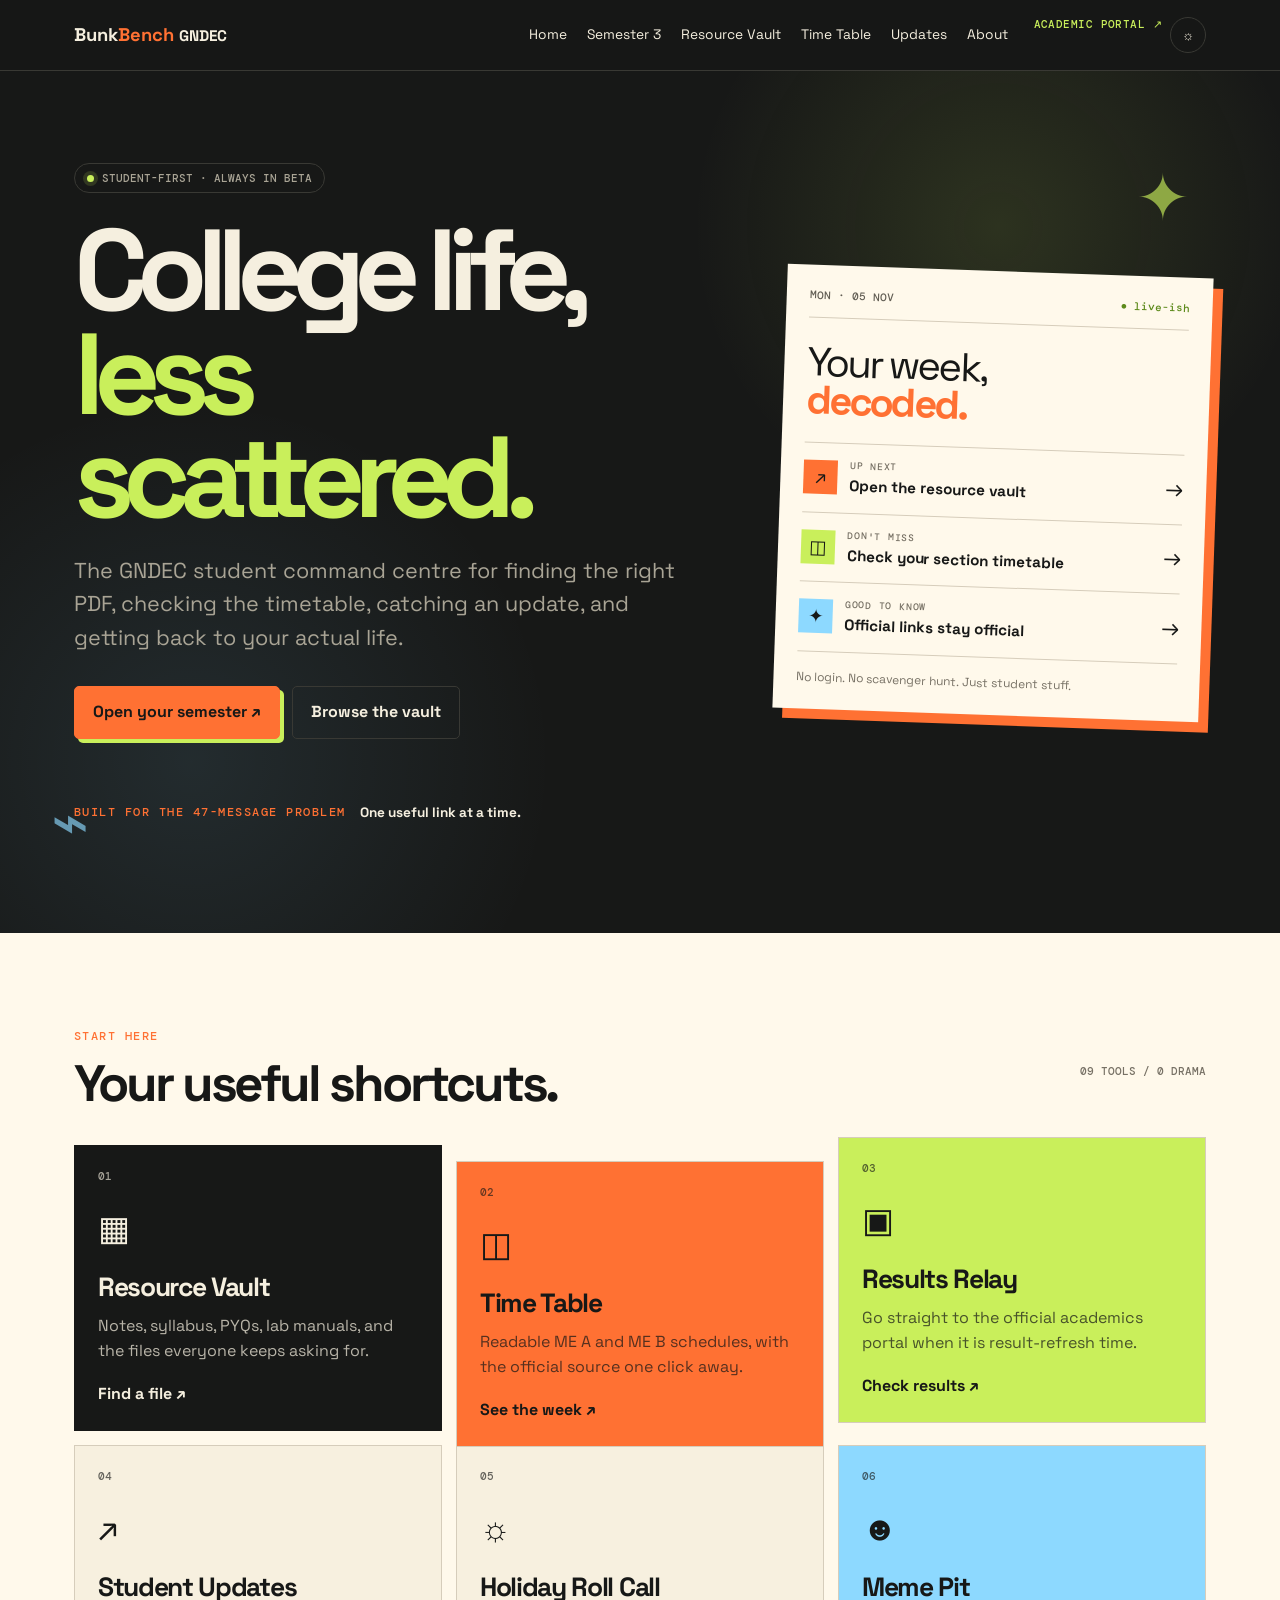
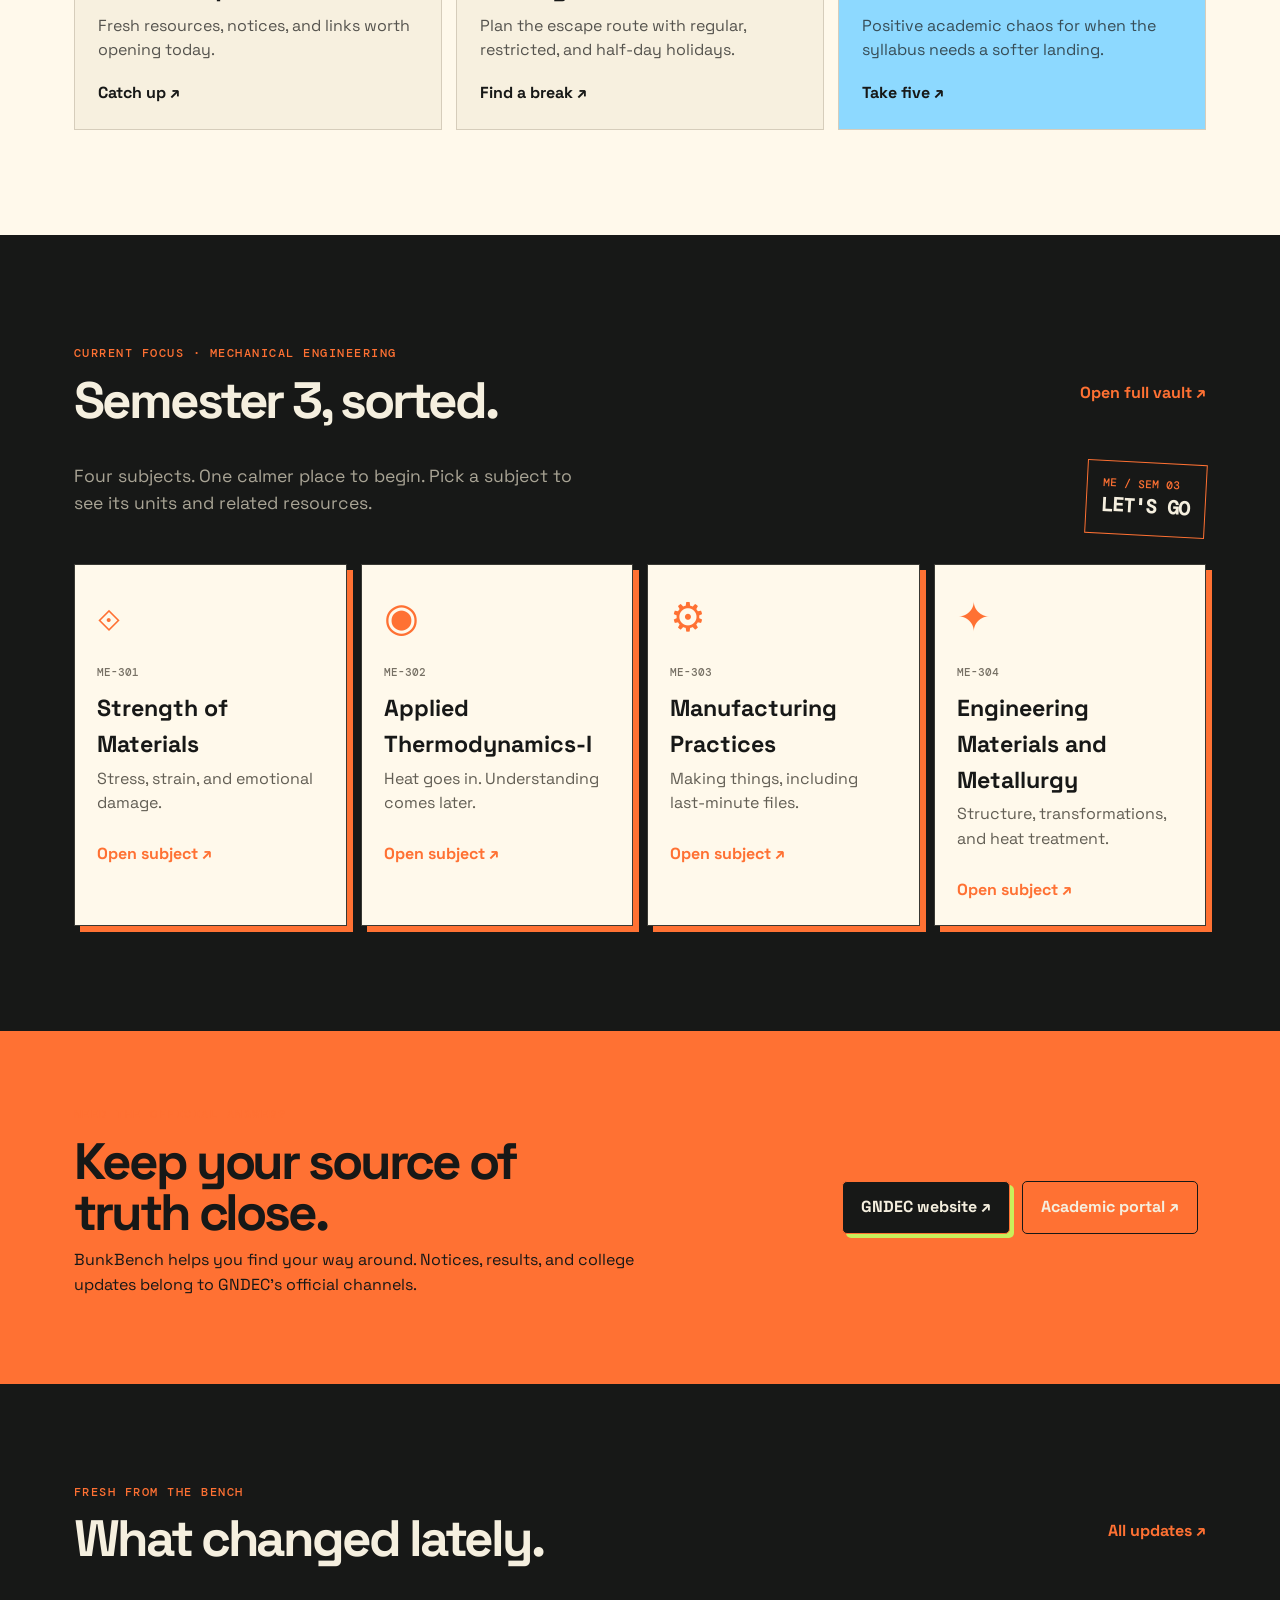
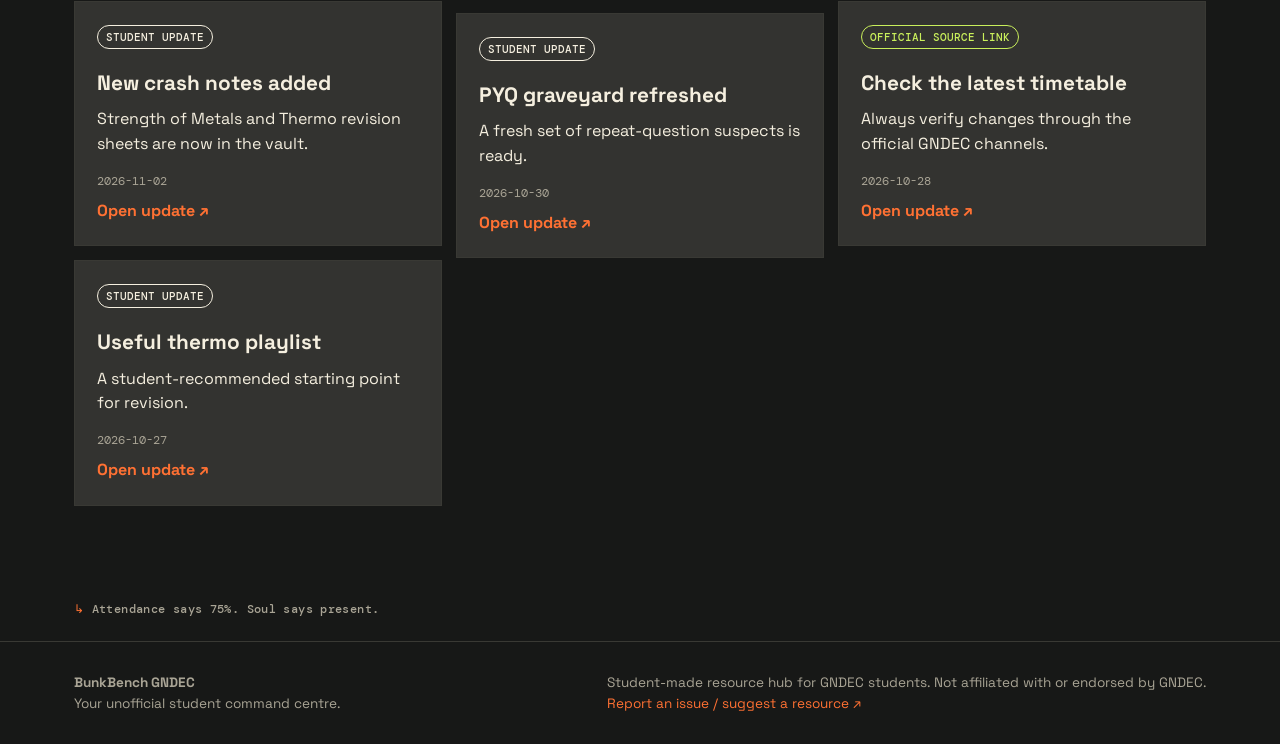
<file: index.html>
<!doctype html>
<html lang="en">
<head>
  <meta charset="utf-8">
  <meta name="viewport" content="width=device-width,initial-scale=1">
  <meta name="description" content="BunkBench GNDEC is a student-first resource hub for notes, timetables, results, updates, and semester survival.">
  <title>BunkBench GNDEC — Your student command centre</title>
  <link rel="stylesheet" href="style.css">
</head>
<body class="home-page">
  <header class="site-header">
    <div class="nav-wrap">
      <a class="brand" href="index.html" aria-label="BunkBench GNDEC home">Bunk<span>Bench</span> <small>GNDEC</small></a>
      <button class="menu-toggle" id="menu-toggle" aria-label="Open navigation" aria-controls="site-nav" aria-expanded="false">☰</button>
      <nav class="site-nav" id="site-nav" aria-label="Primary navigation">
        <a href="index.html">Home</a>
        <a href="#semester">Semester 3</a>
        <a href="resources.html">Resource Vault</a>
        <a href="timetable.html">Time Table</a>
        <a href="updates.html">Updates</a>
        <a href="about.html">About</a>
      </nav>
      <div class="nav-actions">
        <a class="portal-link" href="https://academics.gndec.ac.in/" target="_blank" rel="noreferrer">Academic portal ↗</a>
        <button class="icon-button" id="theme-toggle" aria-label="Toggle light mode">☼</button>
      </div>
    </div>
  </header>

  <main>
    <section class="home-hero">
      <div class="container hero-layout">
        <div class="hero-copy">
          <div class="status-pill"><span></span> Student-first · always in beta</div>
          <h1>College life,<br><em>less scattered.</em></h1>
          <p class="lede">The GNDEC student command centre for finding the right PDF, checking the timetable, catching an update, and getting back to your actual life.</p>
          <div class="hero-actions">
            <a class="button" href="#semester">Open your semester ↗</a>
            <a class="button button-ghost" href="resources.html">Browse the vault</a>
          </div>
          <div class="hero-note"><span class="eyebrow">Built for the 47-message problem</span><strong>One useful link at a time.</strong></div>
        </div>
        <div class="hero-board" aria-label="Student dashboard preview">
          <div class="board-top"><span>MON · 05 NOV</span><span class="board-dot">● live-ish</span></div>
          <div class="board-title">Your week,<br><strong>decoded.</strong></div>
          <div class="board-row"><span class="board-icon orange">↗</span><div><small>UP NEXT</small><strong>Open the resource vault</strong></div><span class="board-arrow">→</span></div>
          <div class="board-row"><span class="board-icon lime">◫</span><div><small>DON'T MISS</small><strong>Check your section timetable</strong></div><span class="board-arrow">→</span></div>
          <div class="board-row"><span class="board-icon blue">✦</span><div><small>GOOD TO KNOW</small><strong>Official links stay official</strong></div><span class="board-arrow">→</span></div>
          <div class="board-footer">No login. No scavenger hunt. Just student stuff.</div>
        </div>
      </div>
      <div class="hero-orbit orbit-one">✦</div><div class="hero-orbit orbit-two">⌁</div>
    </section>

    <section class="command-section">
      <div class="container">
        <div class="section-heading">
          <div><span class="eyebrow">Start here</span><h2>Your useful shortcuts.</h2></div>
          <span class="section-count">09 tools / 0 drama</span>
        </div>
        <div class="command-grid">
          <a class="command-card command-feature" href="resources.html">
            <span class="card-number">01</span><span class="card-symbol">▦</span><h3>Resource Vault</h3><p>Notes, syllabus, PYQs, lab manuals, and the files everyone keeps asking for.</p><span class="card-link">Find a file ↗</span>
          </a>
          <a class="command-card command-orange" href="timetable.html">
            <span class="card-number">02</span><span class="card-symbol">◫</span><h3>Time Table</h3><p>Readable ME A and ME B schedules, with the official source one click away.</p><span class="card-link">See the week ↗</span>
          </a>
          <a class="command-card command-lime" href="results.html">
            <span class="card-number">03</span><span class="card-symbol">▣</span><h3>Results Relay</h3><p>Go straight to the official academics portal when it is result-refresh time.</p><span class="card-link">Check results ↗</span>
          </a>
          <a class="command-card" href="updates.html">
            <span class="card-number">04</span><span class="card-symbol">↗</span><h3>Student Updates</h3><p>Fresh resources, notices, and links worth opening today.</p><span class="card-link">Catch up ↗</span>
          </a>
          <a class="command-card" href="holidays.html">
            <span class="card-number">05</span><span class="card-symbol">☼</span><h3>Holiday Roll Call</h3><p>Plan the escape route with regular, restricted, and half-day holidays.</p><span class="card-link">Find a break ↗</span>
          </a>
          <a class="command-card command-blue" href="memes.html">
            <span class="card-number">06</span><span class="card-symbol">☻</span><h3>Meme Pit</h3><p>Positive academic chaos for when the syllabus needs a softer landing.</p><span class="card-link">Take five ↗</span>
          </a>
        </div>
      </div>
    </section>

    <section class="semester-section" id="semester">
      <div class="container">
        <div class="section-heading">
          <div><span class="eyebrow">Current focus · Mechanical Engineering</span><h2>Semester 3, sorted.</h2></div>
          <a class="text-link" href="resources.html">Open full vault ↗</a>
        </div>
        <div class="semester-intro"><p>Four subjects. One calmer place to begin. Pick a subject to see its units and related resources.</p><span class="semester-sticker">ME / SEM 03<br><strong>LET'S GO</strong></span></div>
        <div class="subject-grid">
          <a class="subject-card" href="subject.html?subject=strength-of-materials"><span class="subject-icon">⟐</span><span class="subject-code">ME-301</span><h3>Strength of Materials</h3><p>Stress, strain, and emotional damage.</p><span class="text-link">Open subject ↗</span></a>
          <a class="subject-card" href="subject.html?subject=applied-thermodynamics-i"><span class="subject-icon">◉</span><span class="subject-code">ME-302</span><h3>Applied Thermodynamics-I</h3><p>Heat goes in. Understanding comes later.</p><span class="text-link">Open subject ↗</span></a>
          <a class="subject-card" href="subject.html?subject=manufacturing-practices"><span class="subject-icon">⚙</span><span class="subject-code">ME-303</span><h3>Manufacturing Practices</h3><p>Making things, including last-minute files.</p><span class="text-link">Open subject ↗</span></a>
          <a class="subject-card" href="subject.html?subject=engineering-materials-and-metallurgy"><span class="subject-icon">✦</span><span class="subject-code">ME-304</span><h3>Engineering Materials and Metallurgy</h3><p>Structure, transformations, and heat treatment.</p><span class="text-link">Open subject ↗</span></a>
        </div>
      </div>
    </section>

    <section class="official-strip">
      <div class="container official-inner">
        <div><span class="eyebrow">Need the official answer?</span><h2>Keep your source of truth close.</h2><p>BunkBench helps you find your way around. Notices, results, and college updates belong to GNDEC's official channels.</p></div>
        <div class="official-actions"><a class="button button-dark" href="https://gndec.ac.in/" target="_blank" rel="noreferrer">GNDEC website ↗</a><a class="button button-dark button-outline-dark" href="https://academics.gndec.ac.in/" target="_blank" rel="noreferrer">Academic portal ↗</a></div>
      </div>
    </section>

    <section class="home-updates">
      <div class="container">
        <div class="section-heading"><div><span class="eyebrow">Fresh from the bench</span><h2>What changed lately.</h2></div><a class="text-link" href="updates.html">All updates ↗</a></div>
        <div class="updates-grid" id="updates-list"></div>
      </div>
    </section>
  </main>

  <footer class="footer"><div class="container footer-inner"><div><strong>BunkBench GNDEC</strong><br>Your unofficial student command centre.</div><div>Student-made resource hub for GNDEC students. Not affiliated with or endorsed by GNDEC.<br><a data-issue-link href="#">Report an issue / suggest a resource ↗</a></div></div></footer>
  <script src="data/updates.js"></script><script src="script.js"></script>
</body>
</html>
</file>
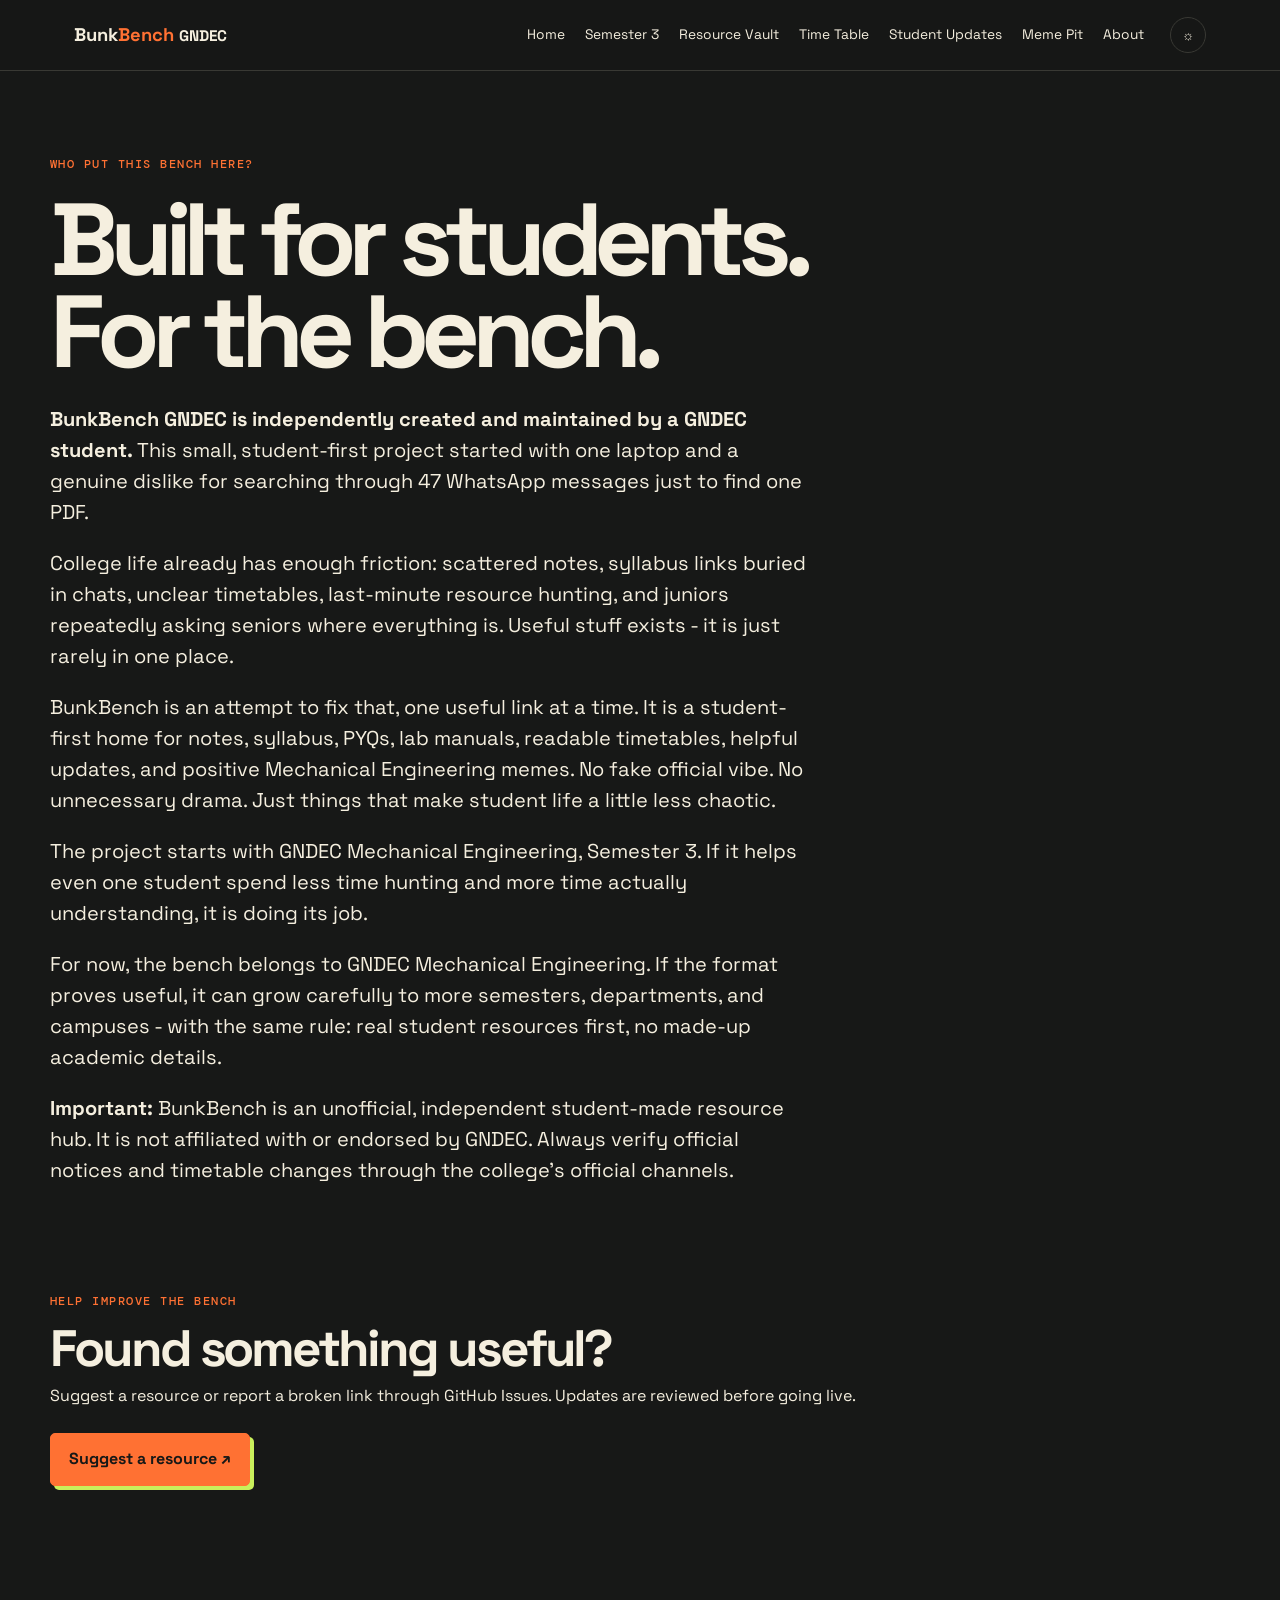
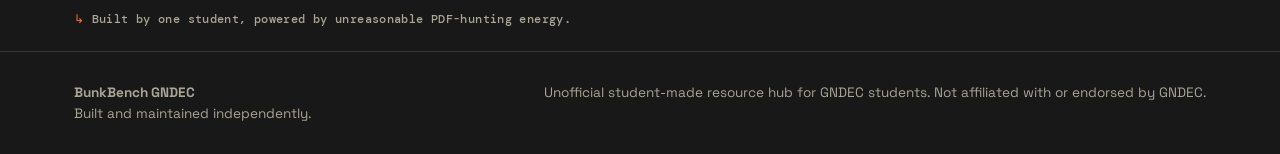
<file: about.html>
<!doctype html><html lang="en"><head><meta charset="utf-8"><meta name="viewport" content="width=device-width,initial-scale=1"><title>About · BunkBench GNDEC</title><link rel="stylesheet" href="style.css"></head><body><header class="site-header"><div class="nav-wrap"><a class="brand" href="index.html">Bunk<span>Bench</span> <small>GNDEC</small></a><button class="menu-toggle" id="menu-toggle">☰</button><nav class="site-nav" id="site-nav"><a href="index.html">Home</a><a href="index.html#semester">Semester 3</a><a href="resources.html">Resource Vault</a><a href="timetable.html">Time Table</a><a href="updates.html">Student Updates</a><a href="memes.html">Meme Pit</a><a href="about.html">About</a></nav><button class="icon-button" id="theme-toggle">☼</button></div></header><main><div class="container page-head"><span class="eyebrow">Who put this bench here?</span><h1>Built for students.<br>For the bench.</h1><div class="about-copy"><p><strong>BunkBench GNDEC is independently created and maintained by a GNDEC student.</strong> This small, student-first project started with one laptop and a genuine dislike for searching through 47 WhatsApp messages just to find one PDF.</p><p>College life already has enough friction: scattered notes, syllabus links buried in chats, unclear timetables, last-minute resource hunting, and juniors repeatedly asking seniors where everything is. Useful stuff exists - it is just rarely in one place.</p><p>BunkBench is an attempt to fix that, one useful link at a time. It is a student-first home for notes, syllabus, PYQs, lab manuals, readable timetables, helpful updates, and positive Mechanical Engineering memes. No fake official vibe. No unnecessary drama. Just things that make student life a little less chaotic.</p><p>The project starts with GNDEC Mechanical Engineering, Semester 3. If it helps even one student spend less time hunting and more time actually understanding, it is doing its job.</p><p>For now, the bench belongs to GNDEC Mechanical Engineering. If the format proves useful, it can grow carefully to more semesters, departments, and campuses - with the same rule: real student resources first, no made-up academic details.</p><p><strong>Important:</strong> BunkBench is an unofficial, independent student-made resource hub. It is not affiliated with or endorsed by GNDEC. Always verify official notices and timetable changes through the college's official channels.</p></div><section id="links"><span class="eyebrow">Help improve the bench</span><h2>Found something useful?</h2><p>Suggest a resource or report a broken link through GitHub Issues. Updates are reviewed before going live.</p><a class="button" data-issue-link href="#">Suggest a resource ↗</a></section></div></main><footer class="footer"><div class="container footer-inner"><div><strong>BunkBench GNDEC</strong><br>Built and maintained independently.</div><div>Unofficial student-made resource hub for GNDEC students. Not affiliated with or endorsed by GNDEC.</div></div></footer><script src="script.js"></script></body></html>
</file>
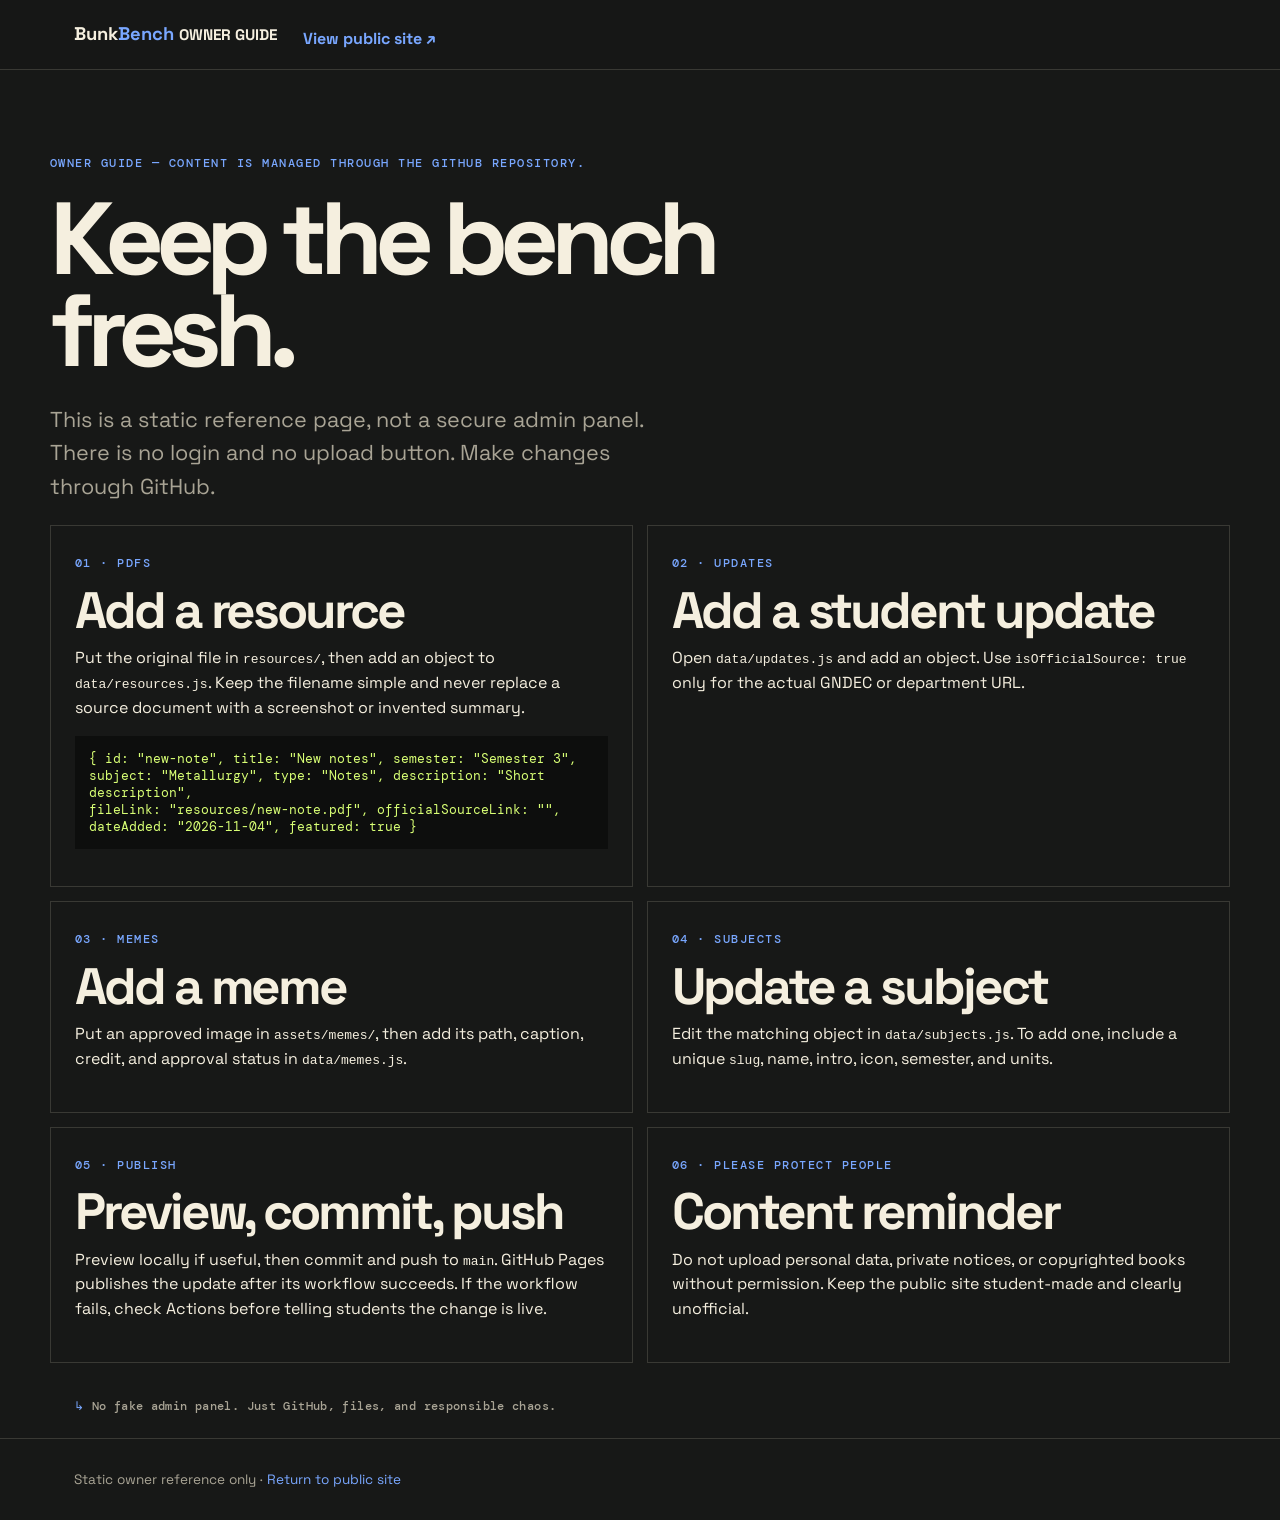
<file: admin-guide.html>
<!doctype html><html lang="en"><head><meta charset="utf-8"><meta name="viewport" content="width=device-width,initial-scale=1"><title>Owner guide · BunkBench GNDEC</title><link rel="stylesheet" href="style.css"></head><body class="admin"><header class="site-header"><div class="nav-wrap"><a class="brand" href="admin-guide.html">Bunk<span>Bench</span> <small>OWNER GUIDE</small></a><a class="text-link" href="index.html">View public site ↗</a></div></header><main><div class="container page-head"><span class="eyebrow">Owner guide — content is managed through the GitHub repository.</span><h1>Keep the bench fresh.</h1><p class="lede">This is a static reference page, not a secure admin panel. There is no login and no upload button. Make changes through GitHub.</p><div class="guide-grid"><article class="guide-card"><span class="eyebrow">01 · PDFs</span><h2>Add a resource</h2><p>Put the original file in <code>resources/</code>, then add an object to <code>data/resources.js</code>. Keep the filename simple and never replace a source document with a screenshot or invented summary.</p><pre class="code">{ id: "new-note", title: "New notes", semester: "Semester 3",
subject: "Metallurgy", type: "Notes", description: "Short description",
fileLink: "resources/new-note.pdf", officialSourceLink: "",
dateAdded: "2026-11-04", featured: true }</pre></article><article class="guide-card"><span class="eyebrow">02 · Updates</span><h2>Add a student update</h2><p>Open <code>data/updates.js</code> and add an object. Use <code>isOfficialSource: true</code> only for the actual GNDEC or department URL.</p></article><article class="guide-card"><span class="eyebrow">03 · Memes</span><h2>Add a meme</h2><p>Put an approved image in <code>assets/memes/</code>, then add its path, caption, credit, and approval status in <code>data/memes.js</code>.</p></article><article class="guide-card"><span class="eyebrow">04 · Subjects</span><h2>Update a subject</h2><p>Edit the matching object in <code>data/subjects.js</code>. To add one, include a unique <code>slug</code>, name, intro, icon, semester, and units.</p></article><article class="guide-card"><span class="eyebrow">05 · Publish</span><h2>Preview, commit, push</h2><p>Preview locally if useful, then commit and push to <code>main</code>. GitHub Pages publishes the update after its workflow succeeds. If the workflow fails, check Actions before telling students the change is live.</p></article><article class="guide-card"><span class="eyebrow">06 · Please protect people</span><h2>Content reminder</h2><p>Do not upload personal data, private notices, or copyrighted books without permission. Keep the public site student-made and clearly unofficial.</p></article></div></div></main><footer class="footer"><div class="container">Static owner reference only · <a href="index.html">Return to public site</a></div></footer><script src="script.js"></script></body></html>
</file>
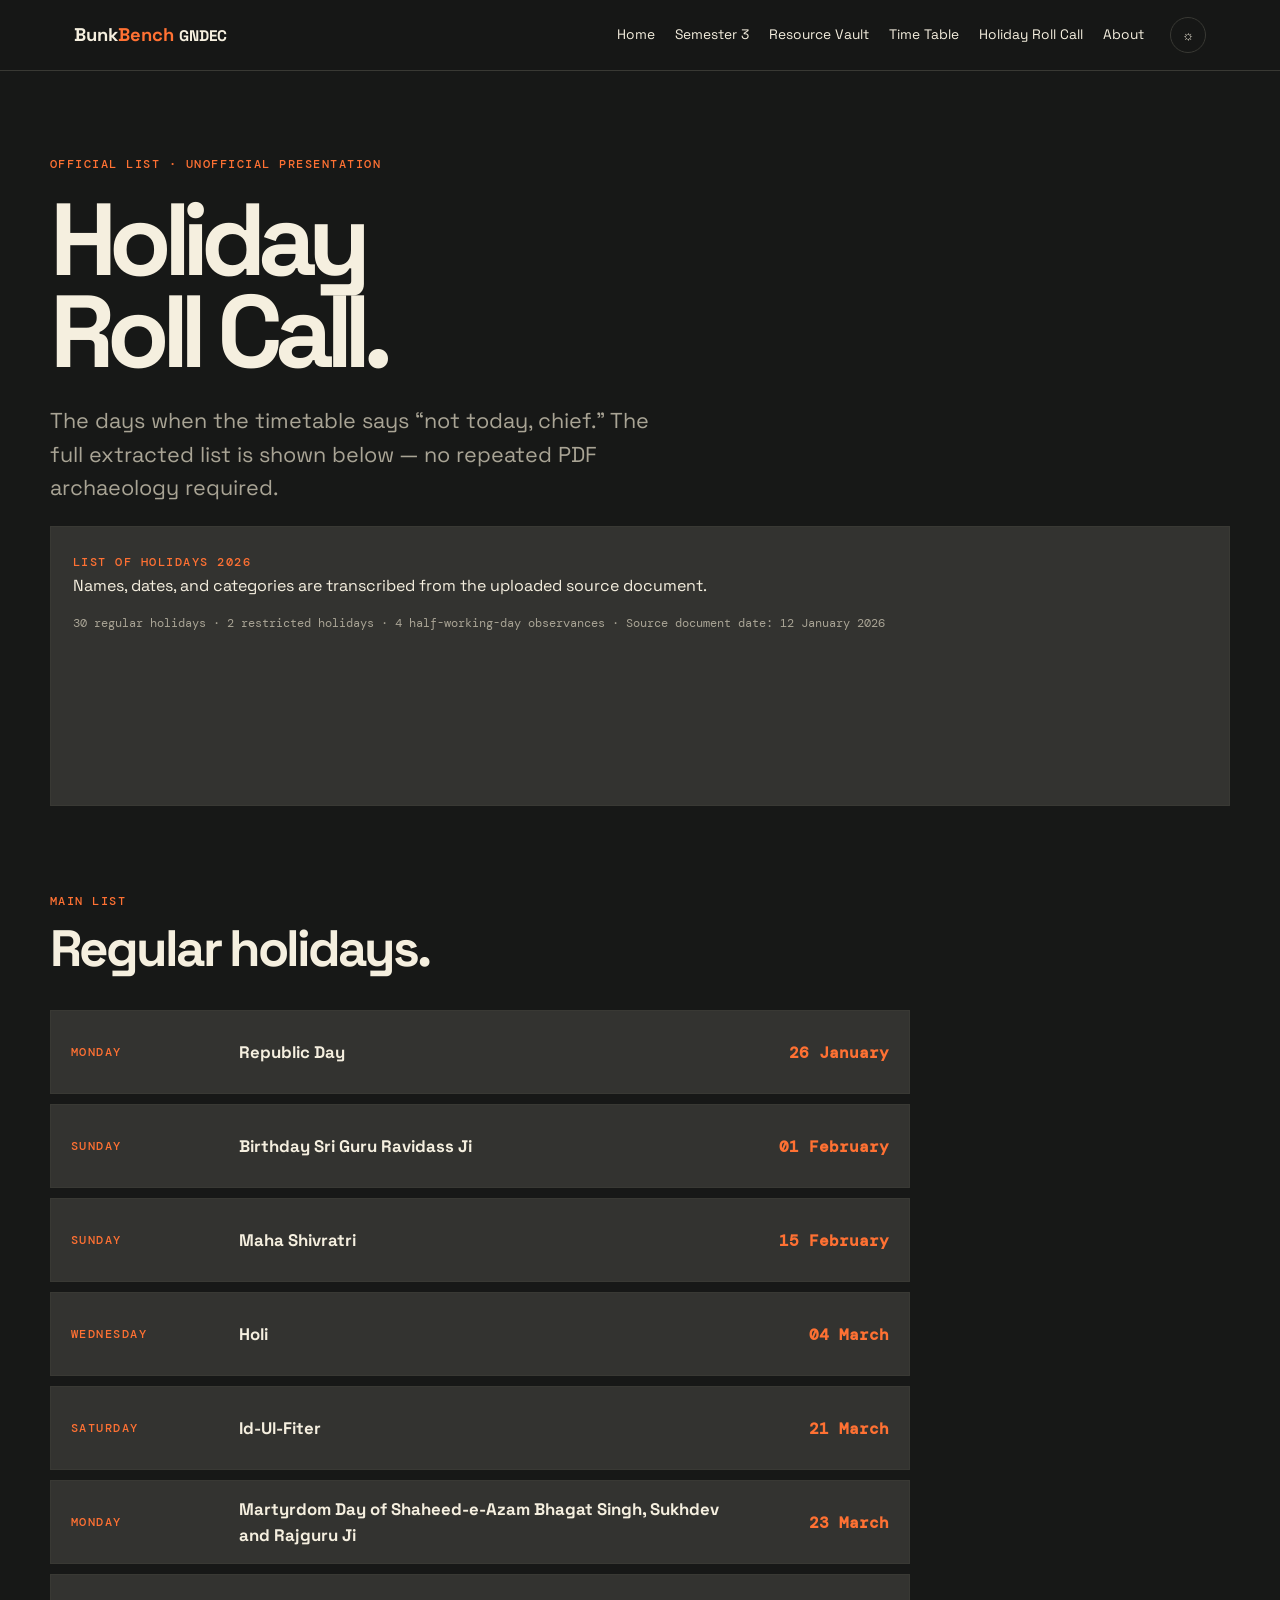
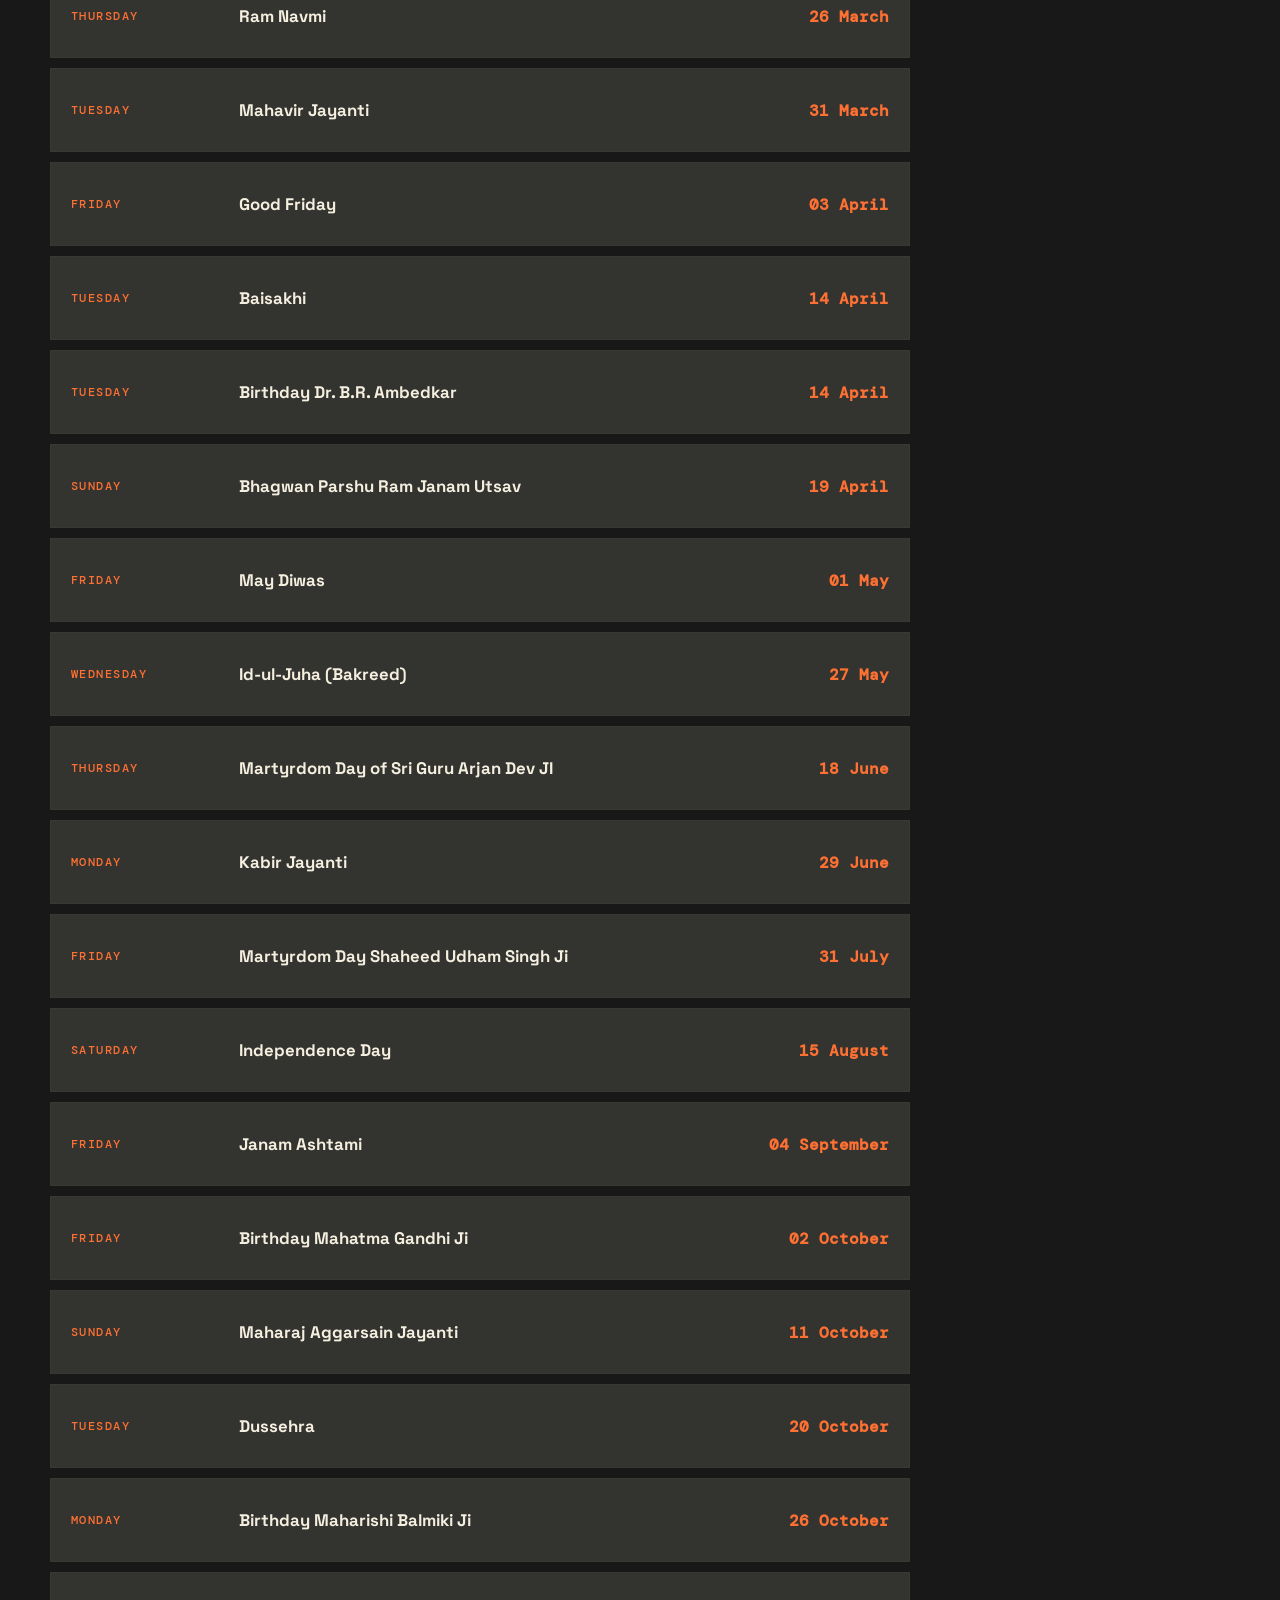
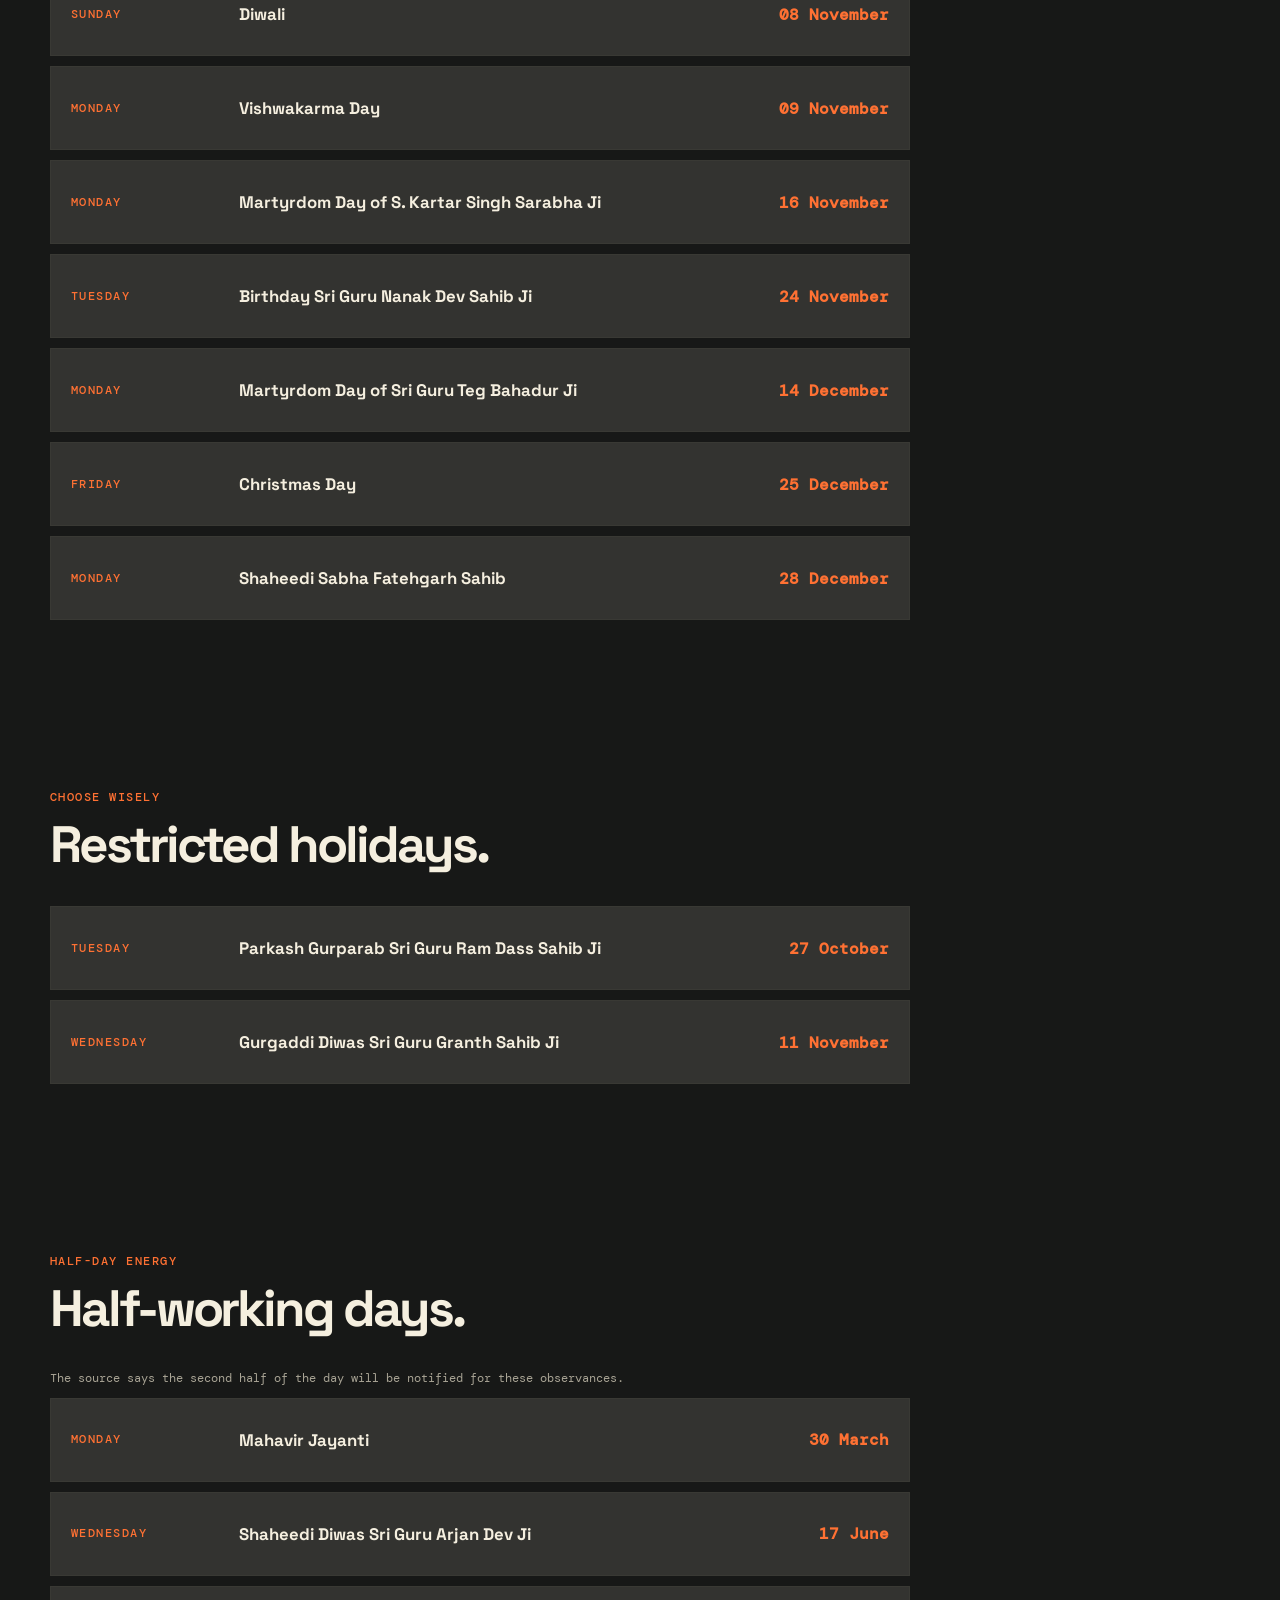
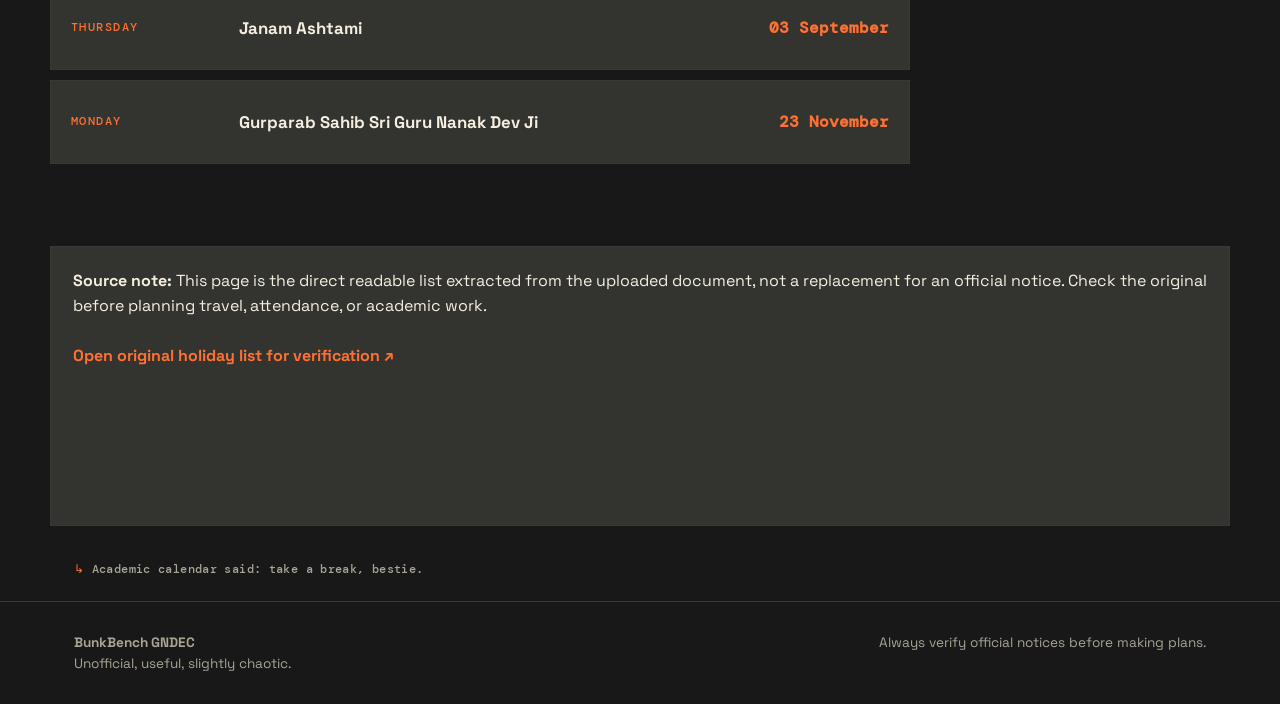
<file: holidays.html>
<!doctype html>
<html lang="en">
<head><meta charset="utf-8"><meta name="viewport" content="width=device-width,initial-scale=1"><title>Holiday Roll Call · BunkBench GNDEC</title><link rel="stylesheet" href="style.css"></head>
<body>
  <header class="site-header"><div class="nav-wrap"><a class="brand" href="index.html">Bunk<span>Bench</span> <small>GNDEC</small></a><button class="menu-toggle" id="menu-toggle">☰</button><nav class="site-nav" id="site-nav"><a href="index.html">Home</a><a href="index.html#semester">Semester 3</a><a href="resources.html">Resource Vault</a><a href="timetable.html">Time Table</a><a href="holidays.html">Holiday Roll Call</a><a href="about.html">About</a></nav><button class="icon-button" id="theme-toggle">☼</button></div></header>
  <main class="container page-head">
    <span class="eyebrow">Official list · unofficial presentation</span>
    <h1>Holiday<br>Roll Call.</h1>
    <p class="lede">The days when the timetable says “not today, chief.” The full extracted list is shown below — no repeated PDF archaeology required.</p>
    <div id="holiday-meta" class="panel"></div>
    <section><div class="section-heading"><div><span class="eyebrow">Main list</span><h2>Regular holidays.</h2></div></div><div id="regular-holidays" class="holiday-grid"></div></section>
    <section><div class="section-heading"><div><span class="eyebrow">Choose wisely</span><h2>Restricted holidays.</h2></div></div><div id="restricted-holidays" class="holiday-grid"></div></section>
    <section><div class="section-heading"><div><span class="eyebrow">Half-day energy</span><h2>Half-working days.</h2></div></div><p class="meta">The source says the second half of the day will be notified for these observances.</p><div id="halfday-holidays" class="holiday-grid"></div></section>
    <section class="panel"><p><strong>Source note:</strong> This page is the direct readable list extracted from the uploaded document, not a replacement for an official notice. Check the original before planning travel, attendance, or academic work.</p><a class="text-link" href="LoH26.pdf" target="_blank">Open original holiday list for verification ↗</a></section>
  </main>
  <footer class="footer"><div class="container footer-inner"><div><strong>BunkBench GNDEC</strong><br>Unofficial, useful, slightly chaotic.</div><div>Always verify official notices before making plans.</div></div></footer><script src="data/holidays.js"></script><script src="script.js"></script>
</body>
</html>
</file>
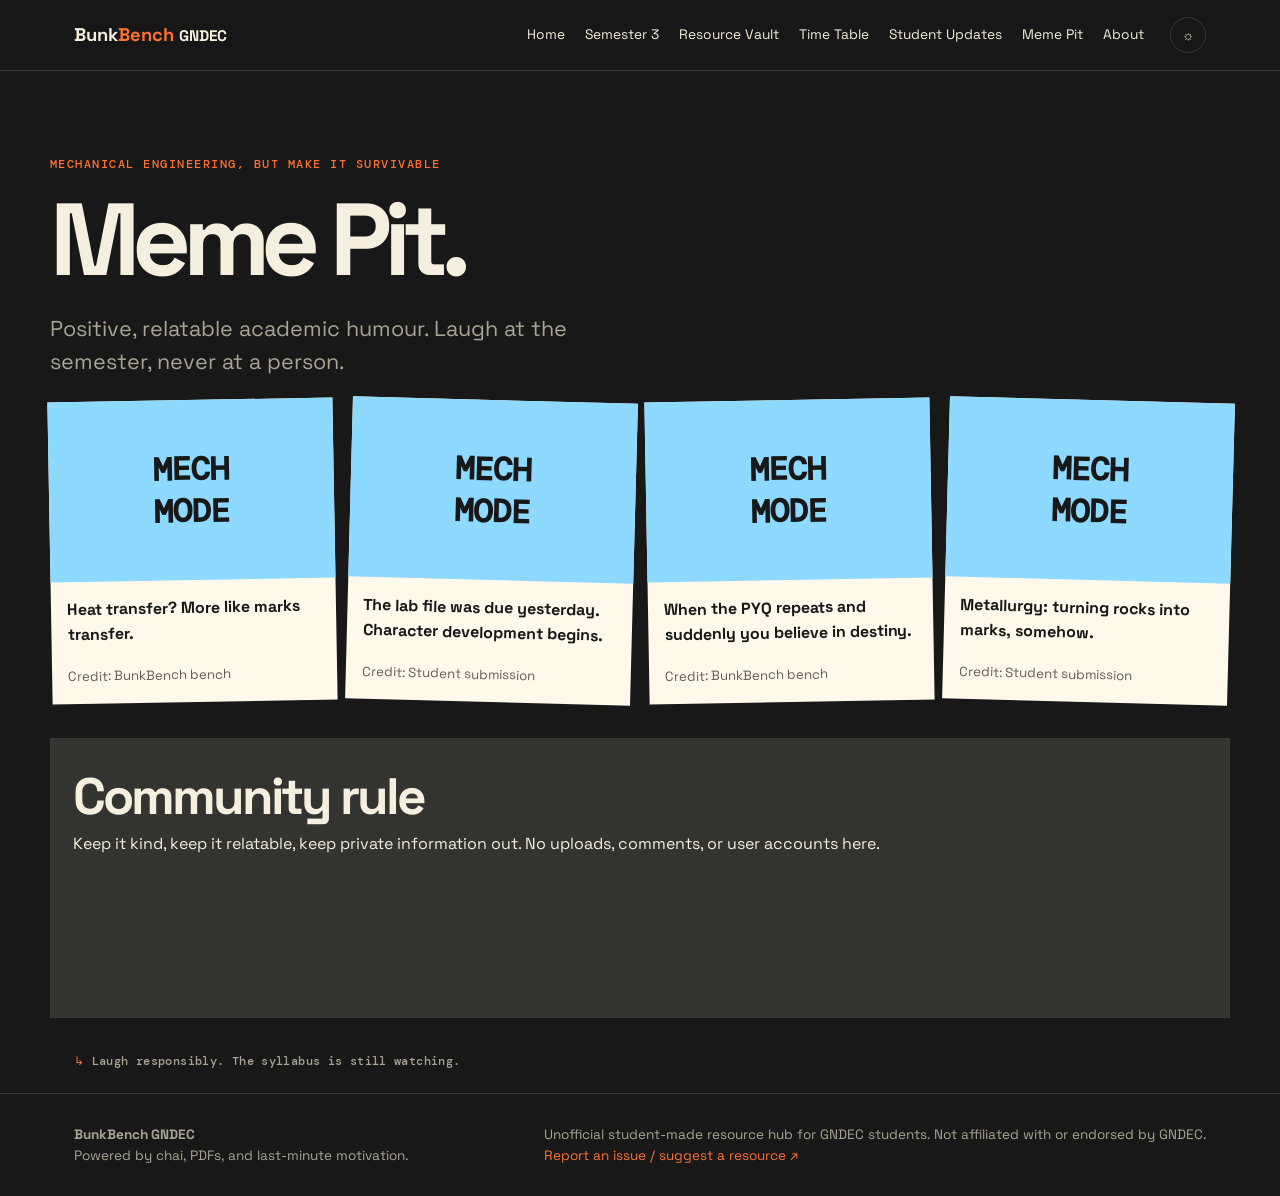
<file: memes.html>
<!doctype html><html lang="en"><head><meta charset="utf-8"><meta name="viewport" content="width=device-width,initial-scale=1"><title>Meme Pit · BunkBench GNDEC</title><link rel="stylesheet" href="style.css"></head><body><header class="site-header"><div class="nav-wrap"><a class="brand" href="index.html">Bunk<span>Bench</span> <small>GNDEC</small></a><button class="menu-toggle" id="menu-toggle">☰</button><nav class="site-nav" id="site-nav"><a href="index.html">Home</a><a href="index.html#semester">Semester 3</a><a href="resources.html">Resource Vault</a><a href="timetable.html">Time Table</a><a href="updates.html">Student Updates</a><a href="memes.html">Meme Pit</a><a href="about.html">About</a></nav><button class="icon-button" id="theme-toggle">☼</button></div></header><main><div class="container page-head"><span class="eyebrow">Mechanical engineering, but make it survivable</span><h1>Meme Pit.</h1><p class="lede">Positive, relatable academic humour. Laugh at the semester, never at a person.</p><div id="meme-grid" class="meme-grid"></div><div class="panel" style="margin-top:35px"><h2>Community rule</h2><p>Keep it kind, keep it relatable, keep private information out. No uploads, comments, or user accounts here.</p></div></div></main><footer class="footer"><div class="container footer-inner"><div><strong>BunkBench GNDEC</strong><br>Powered by chai, PDFs, and last-minute motivation.</div><div>Unofficial student-made resource hub for GNDEC students. Not affiliated with or endorsed by GNDEC.<br><a data-issue-link href="#">Report an issue / suggest a resource ↗</a></div></div></footer><script src="data/memes.js"></script><script src="script.js"></script></body></html>
</file>
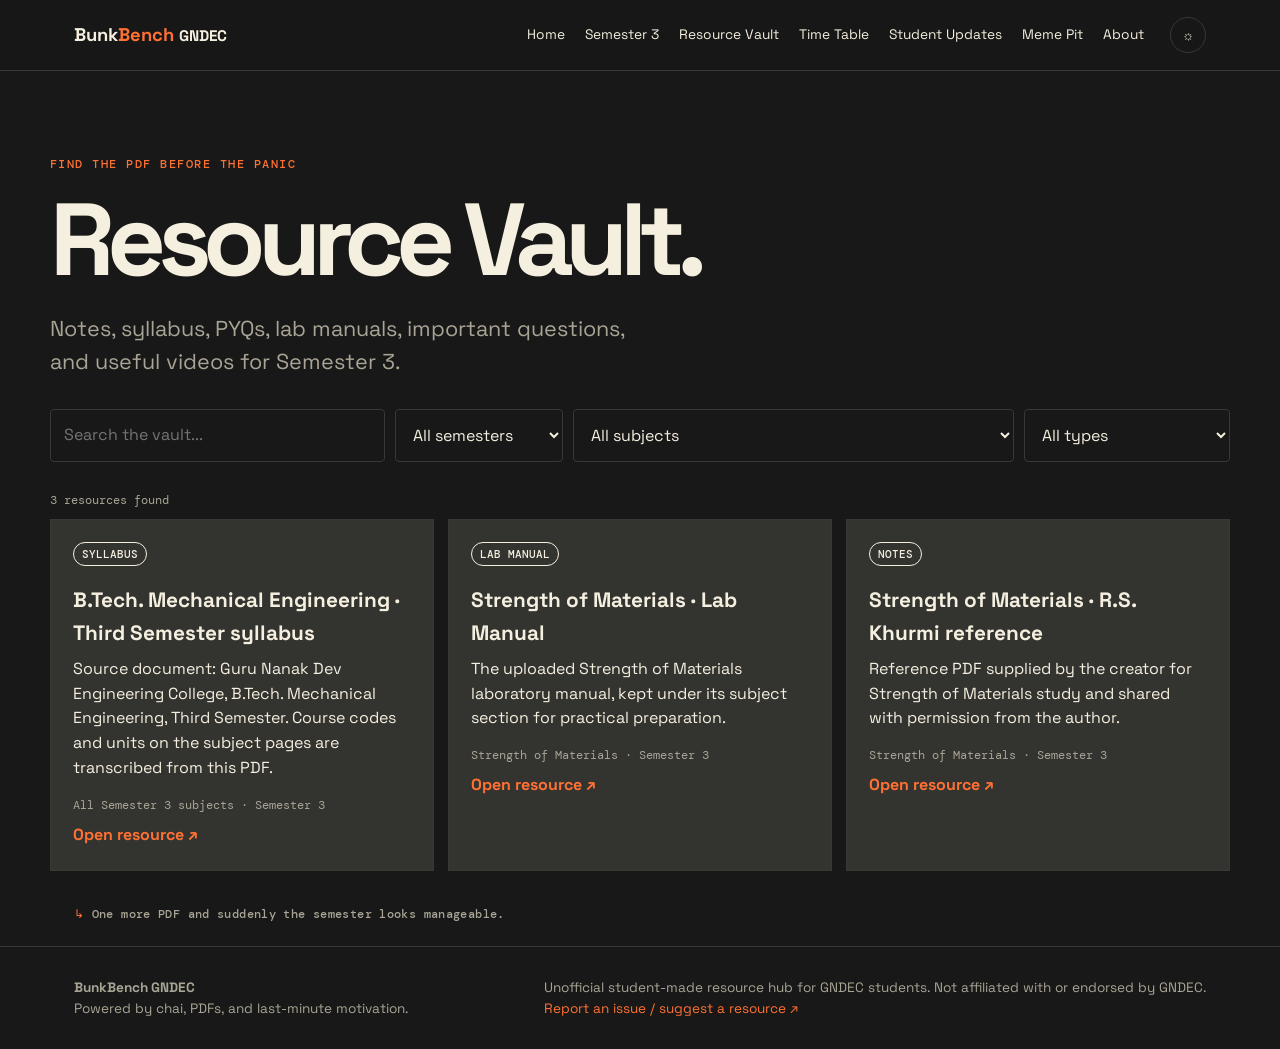
<file: resources.html>
<!doctype html><html lang="en"><head><meta charset="utf-8"><meta name="viewport" content="width=device-width,initial-scale=1"><title>Resource Vault · BunkBench GNDEC</title><link rel="stylesheet" href="style.css"></head><body><header class="site-header"><div class="nav-wrap"><a class="brand" href="index.html">Bunk<span>Bench</span> <small>GNDEC</small></a><button class="menu-toggle" id="menu-toggle">☰</button><nav class="site-nav" id="site-nav"><a href="index.html">Home</a><a href="index.html#semester">Semester 3</a><a href="resources.html">Resource Vault</a><a href="timetable.html">Time Table</a><a href="updates.html">Student Updates</a><a href="memes.html">Meme Pit</a><a href="about.html">About</a></nav><button class="icon-button" id="theme-toggle">☼</button></div></header><main><div class="container page-head"><span class="eyebrow">Find the PDF before the panic</span><h1>Resource Vault.</h1><p class="lede">Notes, syllabus, PYQs, lab manuals, important questions, and useful videos for Semester 3.</p><div class="filters"><input id="resource-search" placeholder="Search the vault..."><select id="semester-filter"><option value="all">All semesters</option><option>Semester 3</option></select><select id="subject-filter"><option value="all">All subjects</option></select><select id="type-filter"><option value="all">All types</option><option>Notes</option><option>Syllabus</option><option>PYQ</option><option>Lab Manual</option><option>Important Questions</option><option>Video</option></select></div><p id="resource-count" class="meta"></p><div id="resource-grid" class="resource-grid"></div></div></main><footer class="footer"><div class="container footer-inner"><div><strong>BunkBench GNDEC</strong><br>Powered by chai, PDFs, and last-minute motivation.</div><div>Unofficial student-made resource hub for GNDEC students. Not affiliated with or endorsed by GNDEC.<br><a data-issue-link href="#">Report an issue / suggest a resource ↗</a></div></div></footer><script src="data/resources.js"></script><script src="data/subjects.js"></script><script src="script.js"></script></body></html>
</file>
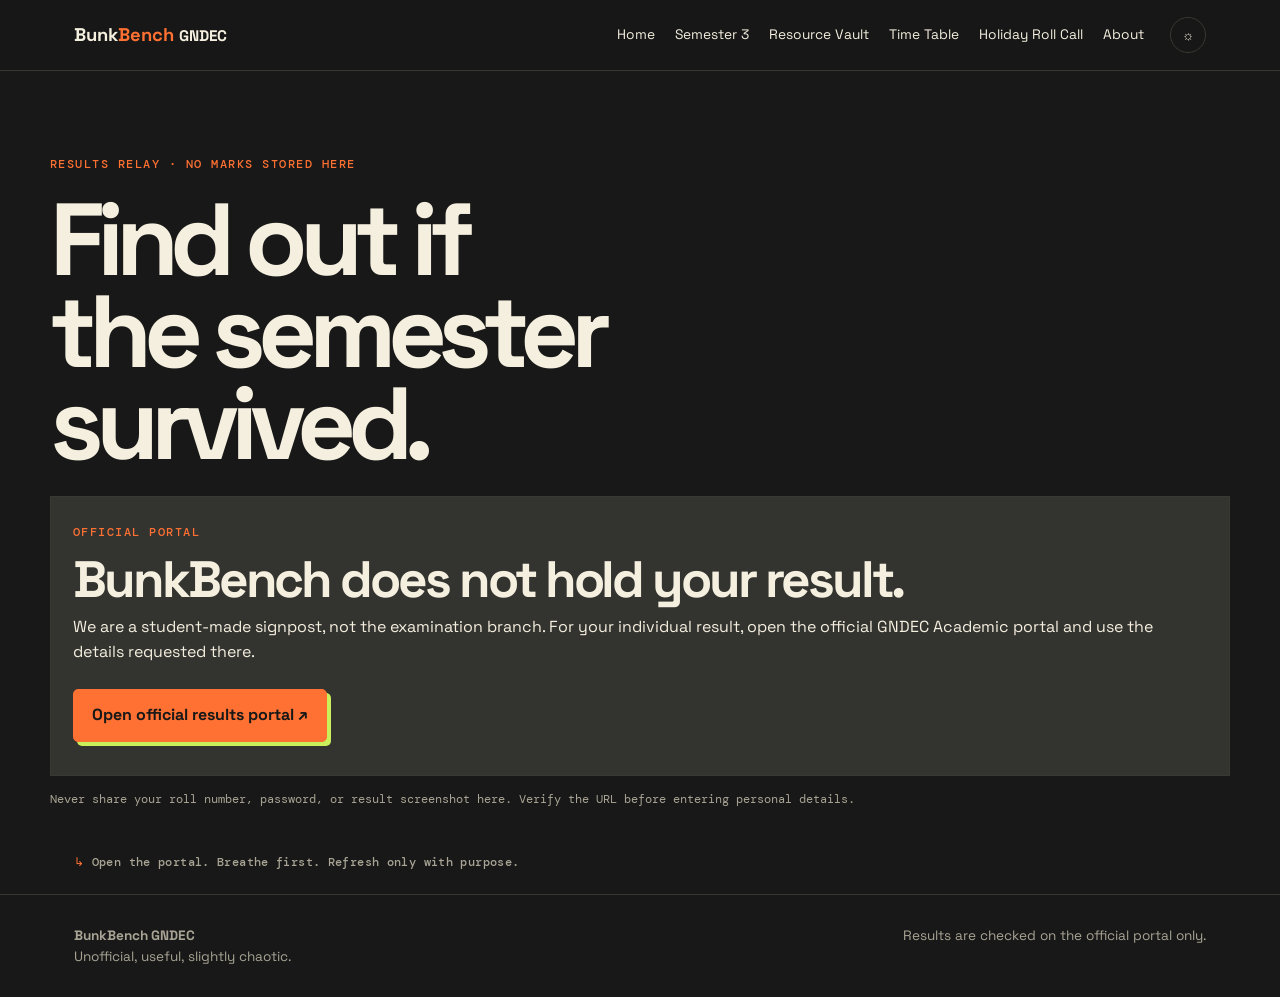
<file: results.html>
<!doctype html>
<html lang="en">
<head><meta charset="utf-8"><meta name="viewport" content="width=device-width,initial-scale=1"><title>Results Relay · BunkBench GNDEC</title><link rel="stylesheet" href="style.css"></head>
<body>
  <header class="site-header"><div class="nav-wrap"><a class="brand" href="index.html">Bunk<span>Bench</span> <small>GNDEC</small></a><button class="menu-toggle" id="menu-toggle">☰</button><nav class="site-nav" id="site-nav"><a href="index.html">Home</a><a href="index.html#semester">Semester 3</a><a href="resources.html">Resource Vault</a><a href="timetable.html">Time Table</a><a href="holidays.html">Holiday Roll Call</a><a href="about.html">About</a></nav><button class="icon-button" id="theme-toggle">☼</button></div></header>
  <main class="container page-head">
    <span class="eyebrow">Results Relay · no marks stored here</span>
    <h1>Find out if<br>the semester survived.</h1>
    <section class="panel"><span class="eyebrow">Official portal</span><h2>BunkBench does not hold your result.</h2><p>We are a student-made signpost, not the examination branch. For your individual result, open the official GNDEC Academic portal and use the details requested there.</p><a class="button" href="https://academics.gndec.ac.in/" target="_blank" rel="noreferrer">Open official results portal ↗</a></section>
    <p class="meta">Never share your roll number, password, or result screenshot here. Verify the URL before entering personal details.</p>
  </main>
  <footer class="footer"><div class="container footer-inner"><div><strong>BunkBench GNDEC</strong><br>Unofficial, useful, slightly chaotic.</div><div>Results are checked on the official portal only.</div></div></footer><script src="script.js"></script>
</body>
</html>
</file>
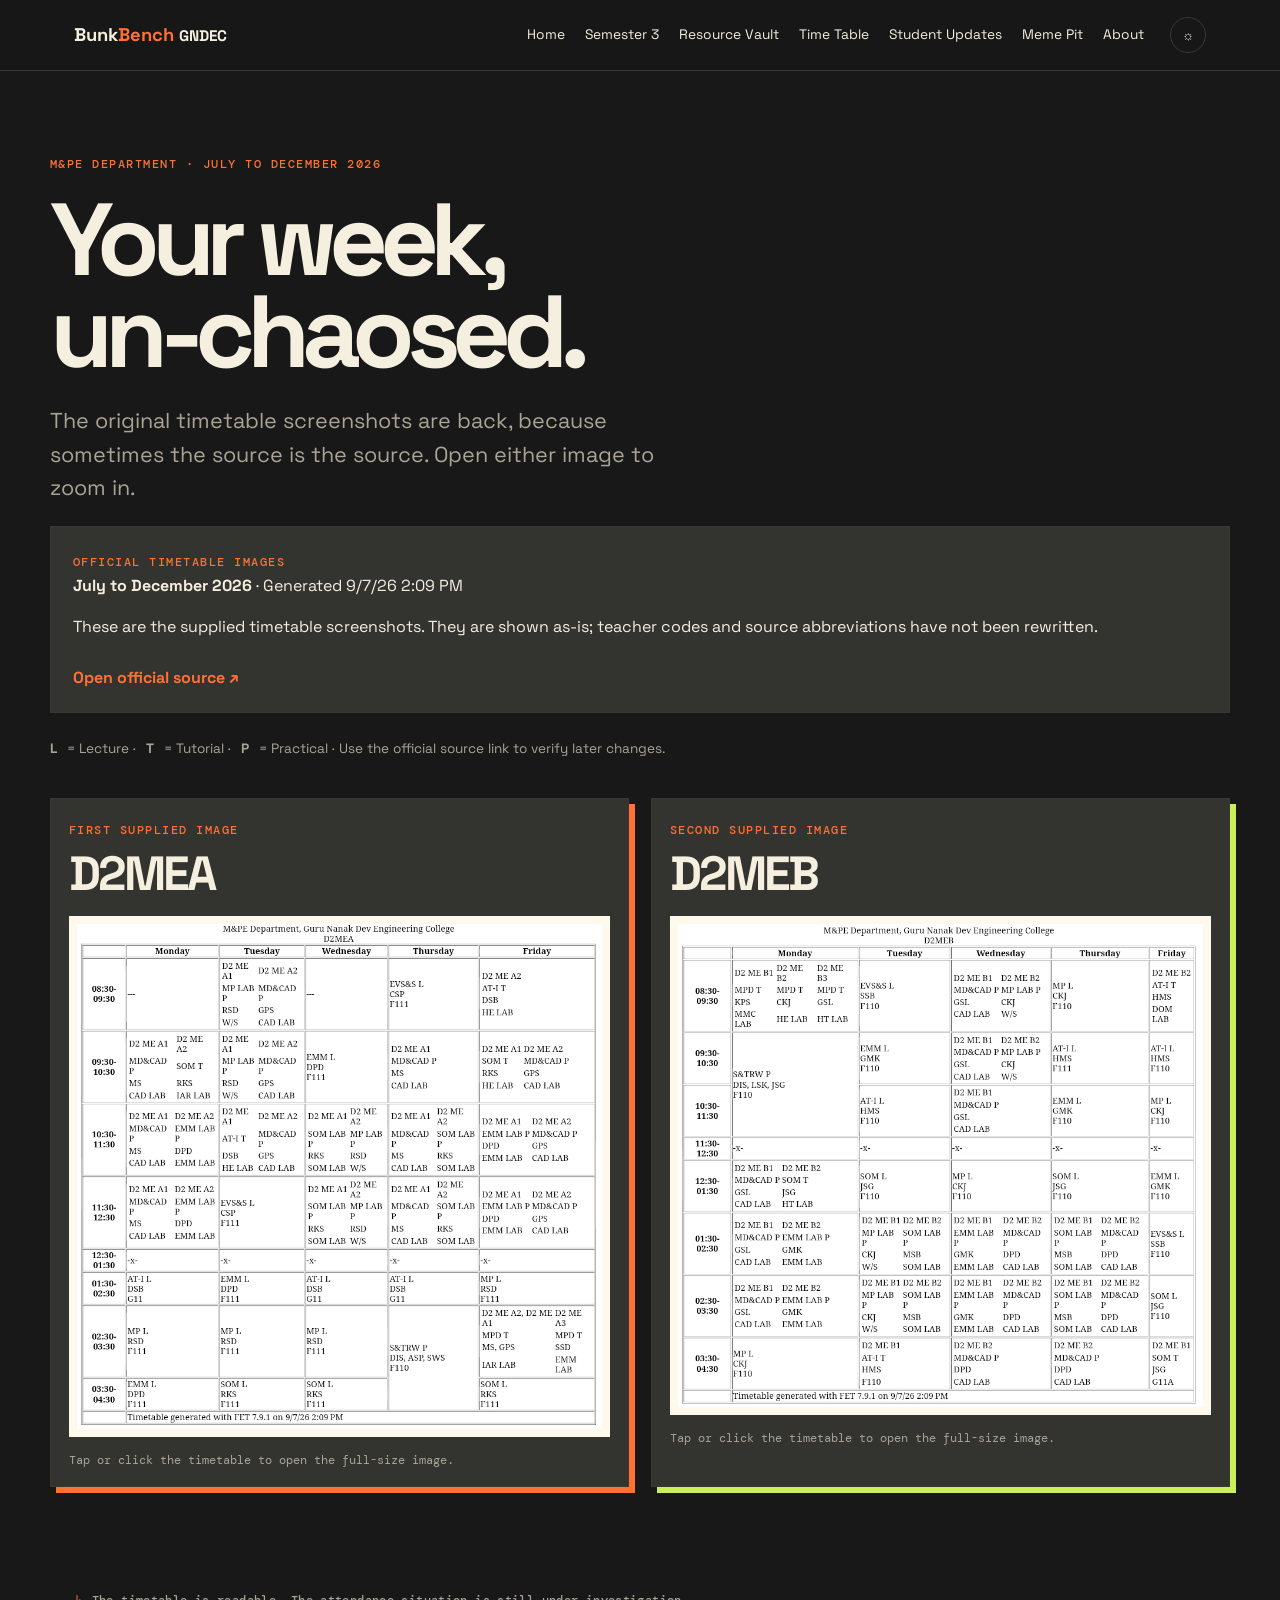
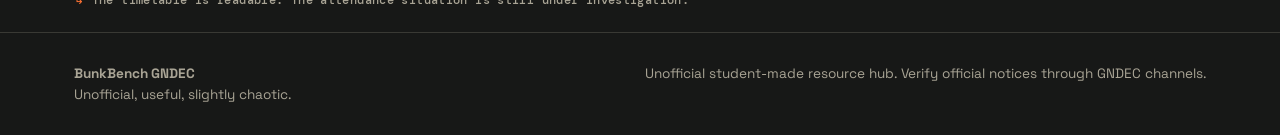
<file: timetable.html>
<!doctype html>
<html lang="en">
<head>
  <meta charset="utf-8">
  <meta name="viewport" content="width=device-width,initial-scale=1">
  <title>Time Table · BunkBench GNDEC</title>
  <link rel="stylesheet" href="style.css">
</head>
<body>
  <header class="site-header"><div class="nav-wrap"><a class="brand" href="index.html">Bunk<span>Bench</span> <small>GNDEC</small></a><button class="menu-toggle" id="menu-toggle">☰</button><nav class="site-nav" id="site-nav"><a href="index.html">Home</a><a href="index.html#semester">Semester 3</a><a href="resources.html">Resource Vault</a><a href="timetable.html">Time Table</a><a href="updates.html">Student Updates</a><a href="memes.html">Meme Pit</a><a href="about.html">About</a></nav><button class="icon-button" id="theme-toggle">☼</button></div></header>
  <main class="container page-head">
    <span class="eyebrow">M&amp;PE Department · July to December 2026</span>
    <h1>Your week,<br>un-chaosed.</h1>
    <p class="lede">The original timetable screenshots are back, because sometimes the source is the source. Open either image to zoom in.</p>
    <div class="panel timetable-meta">
      <span class="eyebrow">Official timetable images</span>
      <p><strong>July to December 2026</strong> · Generated 9/7/26 2:09 PM</p>
      <p>These are the supplied timetable screenshots. They are shown as-is; teacher codes and source abbreviations have not been rewritten.</p>
      <a class="text-link" href="https://me.gndec.ac.in/sites/default/files/july%20to%20dec%202026_groups_days_horizontal%20%281%29.html#table_44" target="_blank" rel="noreferrer">Open official source ↗</a>
    </div>
    <p class="timetable-legend"><strong>L</strong> = Lecture · <strong>T</strong> = Tutorial · <strong>P</strong> = Practical · Use the official source link to verify later changes.</p>
    <div class="timetable-images">
      <figure class="timetable-image-card">
        <figcaption><span class="eyebrow">First supplied image</span><h2>D2MEA</h2></figcaption>
        <a href="assets/timetable-d2mea.jpeg" target="_blank" rel="noreferrer">
          <img src="assets/timetable-d2mea.jpeg" alt="D2MEA timetable supplied by the user">
        </a>
        <p class="meta">Tap or click the timetable to open the full-size image.</p>
      </figure>
      <figure class="timetable-image-card">
        <figcaption><span class="eyebrow">Second supplied image</span><h2>D2MEB</h2></figcaption>
        <a href="assets/timetable-d2meb.jpeg" target="_blank" rel="noreferrer">
          <img src="assets/timetable-d2meb.jpeg" alt="D2MEB timetable supplied by the user">
        </a>
        <p class="meta">Tap or click the timetable to open the full-size image.</p>
      </figure>
    </div>
  </main>
  <footer class="footer"><div class="container footer-inner"><div><strong>BunkBench GNDEC</strong><br>Unofficial, useful, slightly chaotic.</div><div>Unofficial student-made resource hub. Verify official notices through GNDEC channels.</div></div></footer>
  <script src="script.js"></script>
</body>
</html>
</file>
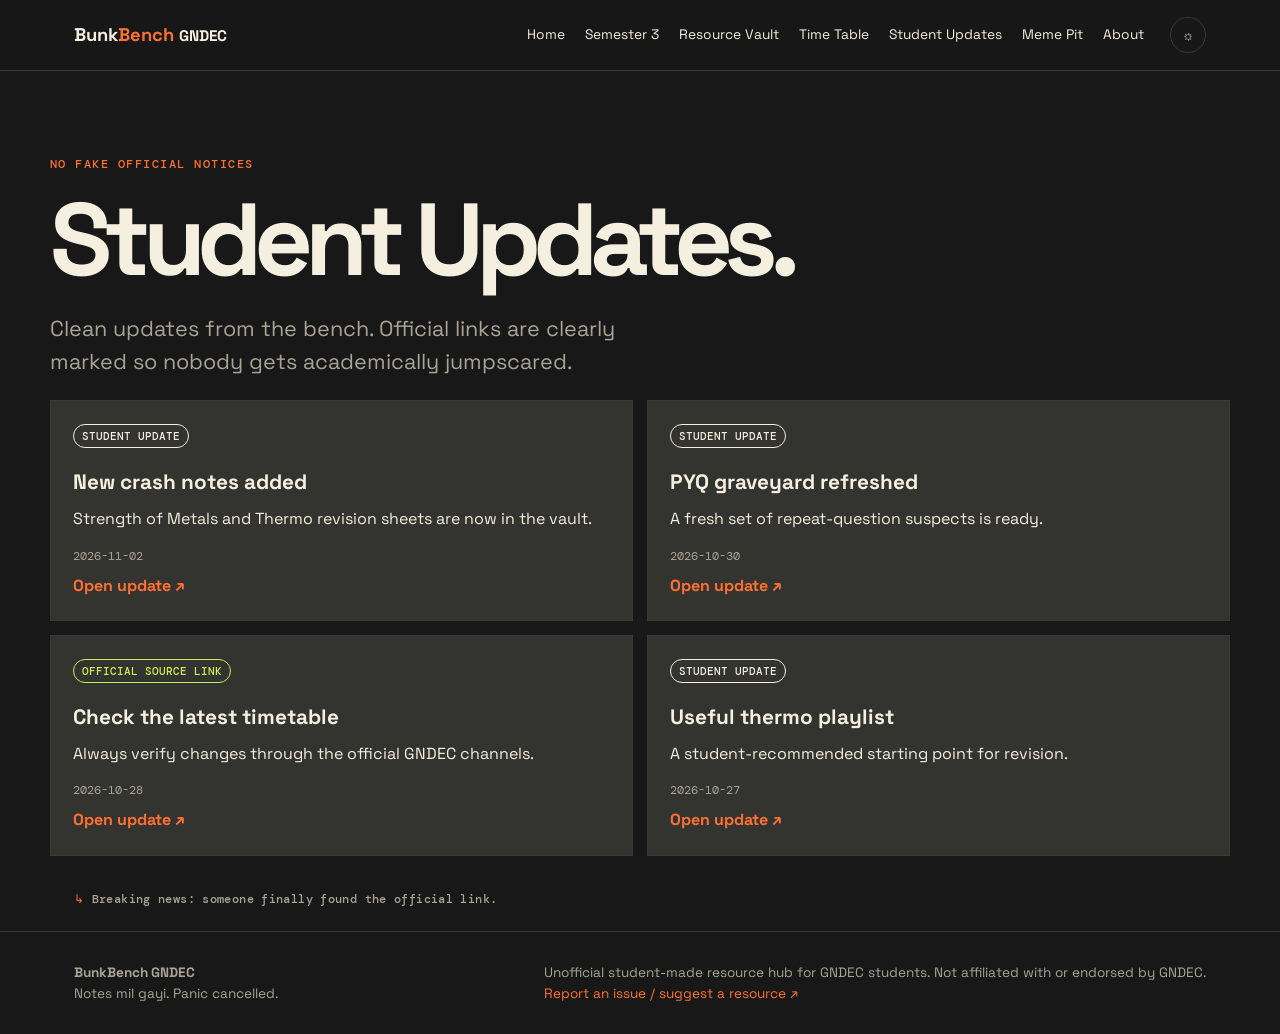
<file: updates.html>
<!doctype html><html lang="en"><head><meta charset="utf-8"><meta name="viewport" content="width=device-width,initial-scale=1"><title>Student Updates · BunkBench GNDEC</title><link rel="stylesheet" href="style.css"></head><body><header class="site-header"><div class="nav-wrap"><a class="brand" href="index.html">Bunk<span>Bench</span> <small>GNDEC</small></a><button class="menu-toggle" id="menu-toggle">☰</button><nav class="site-nav" id="site-nav"><a href="index.html">Home</a><a href="index.html#semester">Semester 3</a><a href="resources.html">Resource Vault</a><a href="timetable.html">Time Table</a><a href="updates.html">Student Updates</a><a href="memes.html">Meme Pit</a><a href="about.html">About</a></nav><button class="icon-button" id="theme-toggle">☼</button></div></header><main><div class="container page-head"><span class="eyebrow">No fake official notices</span><h1>Student Updates.</h1><p class="lede">Clean updates from the bench. Official links are clearly marked so nobody gets academically jumpscared.</p><div id="updates-list" class="updates-grid"></div></div></main><footer class="footer"><div class="container footer-inner"><div><strong>BunkBench GNDEC</strong><br>Notes mil gayi. Panic cancelled.</div><div>Unofficial student-made resource hub for GNDEC students. Not affiliated with or endorsed by GNDEC.<br><a data-issue-link href="#">Report an issue / suggest a resource ↗</a></div></div></footer><script src="data/updates.js"></script><script src="script.js"></script></body></html>
</file>
<file: style.css>
@import url('https://fonts.googleapis.com/css2?family=DM+Mono:wght@400;500&family=Space+Grotesk:wght@400;500;600;700&display=swap');
:root{--ink:#171817;--paper:#f5efdf;--cream:#fff9eb;--orange:#ff7133;--lime:#c9ef5b;--blue:#8dd9ff;--muted:#a9a495;--line:#393934;--shadow:8px 8px 0 var(--orange)}
*{box-sizing:border-box}html{scroll-behavior:smooth}body{margin:0;background:var(--ink);color:var(--paper);font-family:'Space Grotesk',sans-serif;line-height:1.55}body.light{--ink:#f5efdf;--paper:#171817;--cream:#fff9eb;--muted:#646158;--line:#d6cdbb}a{color:inherit;text-decoration:none}.site-header{position:sticky;top:0;z-index:10;background:color-mix(in srgb,var(--ink) 90%,transparent);backdrop-filter:blur(14px);border-bottom:1px solid var(--line)}.nav-wrap{max-width:1180px;margin:auto;padding:17px 24px;display:flex;align-items:center;gap:26px}.brand{font-weight:700;font-size:1.15rem;white-space:nowrap}.brand span{color:var(--orange)}.site-nav{display:flex;gap:20px;align-items:center;margin-left:auto;font-size:.86rem}.site-nav a:hover,.text-link:hover{color:var(--orange)}.nav-actions{display:flex;gap:8px}.icon-button,.menu-toggle{background:none;color:inherit;border:1px solid var(--line);border-radius:50%;width:36px;height:36px;cursor:pointer}.menu-toggle{display:none;border-radius:8px}.container{max-width:1180px;margin:auto;padding:0 24px}.hero{padding:110px 0 90px;position:relative;overflow:hidden}.hero:after{content:"∿  ⚙  ⌁";position:absolute;right:4%;top:80px;color:var(--lime);font:500 4rem 'DM Mono';transform:rotate(12deg);opacity:.7}.eyebrow{font:500 .72rem 'DM Mono';letter-spacing:.13em;text-transform:uppercase;color:var(--orange)}h1,h2,h3,p{margin-top:0}h1{font-size:clamp(3.8rem,11vw,9rem);line-height:.9;letter-spacing:-.08em;max-width:820px;margin:18px 0 26px}.hero h1 em{color:var(--orange);font-style:normal}.lede{max-width:610px;font-size:clamp(1.05rem,2vw,1.35rem);color:var(--muted)}.button{display:inline-flex;align-items:center;justify-content:center;gap:8px;background:var(--orange);color:var(--ink);padding:13px 18px;border:1px solid var(--orange);font-weight:700;border-radius:5px;box-shadow:4px 4px 0 var(--lime);margin:8px 8px 8px 0}.button:hover{transform:translate(2px,2px);box-shadow:2px 2px 0 var(--lime)}.button-ghost{background:transparent;color:var(--paper);border-color:var(--line);box-shadow:none}.button-dark{background:var(--ink);color:var(--paper);box-shadow:4px 4px 0 var(--lime)}.meter{margin-top:70px;max-width:410px;border:1px solid var(--line);padding:20px;background:var(--cream);color:var(--ink);transform:rotate(-1deg);box-shadow:var(--shadow)}.meter strong{font-size:1.8rem;display:block}.meter-bar{height:10px;background:#ddd5c5;margin-top:16px}.meter-bar span{display:block;width:12%;height:100%;background:var(--orange)}section{padding:82px 0}.section-heading{display:flex;justify-content:space-between;align-items:end;margin-bottom:26px}.section-heading h2,h2{font-size:clamp(2rem,4vw,3.8rem);line-height:1;letter-spacing:-.06em;margin:10px 0}.quick-grid,.subject-grid,.resource-grid,.updates-grid,.meme-grid,.detail-grid{display:grid;grid-template-columns:repeat(4,1fr);gap:14px}.quick-card,.subject-card,.resource-card,.update-card,.panel,.panic-box{border:1px solid var(--line);padding:22px;min-height:180px;background:color-mix(in srgb,var(--ink) 88%,var(--cream));position:relative}.quick-card:nth-child(2n){background:var(--orange);color:var(--ink);transform:translateY(12px)}.quick-card:nth-child(3n){background:var(--lime);color:var(--ink)}.quick-card h3{font-size:1.4rem;margin:38px 0 8px}.quick-card .card-mark{font:2rem 'DM Mono'}.subject-grid{grid-template-columns:repeat(2,1fr)}.subject-card{min-height:230px;background:var(--cream);color:var(--ink);box-shadow:6px 6px 0 var(--orange)}.subject-icon{font-size:2.5rem;color:var(--orange)}.subject-card h3{font-size:1.8rem;margin:12px 0 4px}.subject-card p{color:#625e54}.text-link{font-weight:700;color:var(--orange);display:inline-block;margin-top:10px}.panic{background:var(--orange);color:var(--ink);padding:50px 0}.panic h2{max-width:600px}.panic-checklist{display:none;grid-template-columns:repeat(3,1fr);gap:10px;margin-top:25px}.panic-checklist.show{display:grid}.check{padding:14px;background:var(--cream);border:1px solid var(--ink)}.resource-grid{grid-template-columns:repeat(3,1fr)}.resource-card{min-height:230px}.resource-card h3,.update-card h3{font-size:1.3rem;margin:18px 0 8px}.card-top{display:flex;gap:7px;flex-wrap:wrap}.badge{display:inline-block;padding:4px 8px;border:1px solid currentColor;border-radius:30px;font:500 .67rem 'DM Mono';text-transform:uppercase}.badge.official{color:var(--lime)}.meta{color:var(--muted);font: .73rem 'DM Mono';margin-top:15px}.filters{display:grid;grid-template-columns:2fr 1fr 1fr 1fr;gap:10px;margin:30px 0}.filters input,.filters select{padding:13px;background:transparent;color:inherit;border:1px solid var(--line);font:inherit;border-radius:4px}.filters option{color:#171817}.empty-state{grid-column:1/-1;padding:40px;border:1px dashed var(--line);text-align:center;color:var(--muted)}.meme-grid{grid-template-columns:repeat(4,1fr)}.meme-card{background:var(--cream);color:var(--ink);transform:rotate(-1deg)}.meme-card:nth-child(2n){transform:rotate(1.5deg)}.meme-art{height:180px;background:var(--blue);display:grid;place-items:center;text-align:center;font:700 2rem 'DM Mono';color:var(--ink)}.meme-copy{padding:16px}.meme-copy p{font-weight:700}.meme-copy small{color:#625e54}.footer{border-top:1px solid var(--line);padding:30px 0;color:var(--muted);font-size:.85rem}.footer-inner{display:flex;justify-content:space-between;gap:20px}.footer a{color:var(--orange)}.page-head{padding:80px 0 35px}.page-head h1{font-size:clamp(3rem,8vw,6.5rem)}.update-card{min-height:210px}.updates-grid{grid-template-columns:repeat(2,1fr)}.subject-hero{display:flex;gap:22px;align-items:center;margin:25px 0 60px}.subject-hero h1{font-size:clamp(3rem,8vw,7rem);margin:8px 0}.detail-grid{grid-template-columns:1fr 1fr;margin-bottom:50px}.panel,.panic-box{min-height:280px}.panic-box{background:var(--lime);color:var(--ink)}.unit-list{list-style:none;padding:0}.unit-list li{padding:10px 0;border-bottom:1px solid var(--line)}.unit-list li:before{content:"↗";color:var(--orange);margin-right:12px}.back-link{color:var(--orange);font-weight:700}.about-copy{max-width:760px;font-size:1.25rem}.timetable-meta{min-height:0;margin:20px 0 25px}.timetable-tabs{display:flex;gap:10px;margin-bottom:12px}.timetable-tab{cursor:pointer}.timetable-tab.active{background:var(--orange);color:var(--ink)}.timetable-panel{padding:25px 0 70px}.timetable-scroll{overflow:auto;border:1px solid var(--line)}.timetable{border-collapse:collapse;min-width:1050px;width:100%;font-size:.9rem}.timetable th,.timetable td{border:1px solid var(--line);padding:12px;vertical-align:top;text-align:left}.timetable thead th{background:var(--cream);color:var(--ink);font-weight:700}.timetable tbody th{white-space:nowrap;color:var(--orange);font-family:'DM Mono',monospace;font-size:.75rem}.timetable td div{white-space:pre-wrap;min-height:1.3em}.timetable .today{box-shadow:inset 4px 0 0 var(--orange);background:color-mix(in srgb,var(--orange) 10%,transparent)}.admin{--orange:#79a7ff;--lime:#d8ff75}.admin .hero{padding-bottom:50px}.guide-grid{display:grid;grid-template-columns:repeat(2,1fr);gap:14px}.guide-card{border:1px solid var(--line);padding:24px}.code{background:#0d0e0d;color:#d8ff75;padding:14px;overflow:auto;font: .8rem 'DM Mono';white-space:pre-wrap}@media(max-width:800px){.site-nav{display:none;position:absolute;left:0;right:0;top:70px;background:var(--ink);padding:20px 24px;flex-direction:column;align-items:flex-start;border-bottom:1px solid var(--line)}.site-nav.open{display:flex}.menu-toggle{display:block}.nav-actions{margin-left:auto}.quick-grid,.resource-grid,.meme-grid{grid-template-columns:repeat(2,1fr)}.subject-grid,.detail-grid,.updates-grid,.guide-grid{grid-template-columns:1fr}.filters{grid-template-columns:1fr 1fr}.filters input{grid-column:1/-1}.footer-inner{display:block}.footer-inner>*{margin-bottom:15px}}@media(max-width:500px){.container{padding:0 17px}.nav-wrap{padding:14px 17px}.brand{font-size:1rem}.hero{padding:70px 0}.hero:after{font-size:2rem}.quick-grid,.resource-grid,.meme-grid,.filters{grid-template-columns:1fr}.quick-card:nth-child(2n){transform:none}.panic-checklist{grid-template-columns:1fr}.subject-hero{align-items:flex-start;flex-direction:column}.timetable-tabs{flex-wrap:wrap}}
.about-copy{max-width:760px;font-size:1.25rem}.timetable-meta{min-height:0;margin:20px 0 25px}.timetable-tabs{display:flex;gap:10px;margin-bottom:12px}.timetable-tab{cursor:pointer}.timetable-tab.active{background:var(--orange);color:var(--ink)}.timetable-legend{display:flex;gap:10px;align-items:center;flex-wrap:wrap;color:var(--muted);font-size:.85rem}.legend-item{padding:5px 9px;border:1px solid currentColor;border-radius:20px;font:500 .68rem 'DM Mono';text-transform:uppercase}.subgroup-legend{color:var(--orange)}.all-legend{color:var(--lime)}.timetable-panel{padding:25px 0 70px}.timetable-scroll{overflow:auto;border:1px solid var(--line)}.timetable{border-collapse:collapse;min-width:1050px;width:100%;font-size:.9rem}.timetable th,.timetable td{border:1px solid var(--line);padding:12px;vertical-align:top;text-align:left}.timetable thead th{background:var(--cream);color:var(--ink);font-weight:700}.timetable tbody th{white-space:nowrap;color:var(--orange);font-family:'DM Mono',monospace;font-size:.75rem}.timetable td div{white-space:pre-wrap;min-height:1.3em}.timetable-scope{display:flex;gap:8px;align-items:flex-start;margin-bottom:8px;padding:4px 7px;border-radius:20px;font:500 .65rem 'DM Mono';text-transform:uppercase;letter-spacing:.03em}.subgroup-scope{color:var(--orange);border:1px solid var(--orange)}.all-scope{color:var(--lime);border:1px solid var(--lime);display:inline-block}.subgroup-head,.subgroup-content{display:grid;grid-template-columns:repeat(2,minmax(0,1fr));gap:8px;width:100%}.subgroup-count-3{grid-template-columns:repeat(3,minmax(0,1fr))}.subgroup-content{gap:0;margin-top:3px;font-family:'DM Mono',monospace;font-size:.78rem}.subgroup-content .timetable-row{display:contents}.subgroup-content .timetable-row span{min-width:0;padding:2px 4px;overflow-wrap:anywhere}.subgroup-scope .subgroup-head{font-family:'DM Mono',monospace}.timetable td div{min-height:1.3em}.timetable .today{box-shadow:inset 4px 0 0 var(--orange);background:color-mix(in srgb,var(--orange) 10%,transparent)}.admin{--orange:#79a7ff;--lime:#d8ff75}.admin .hero{padding-bottom:50px}.guide-grid{display:grid;grid-template-columns:repeat(2,1fr);gap:14px}.guide-card{border:1px solid var(--line);padding:24px}.code{background:#0d0e0d;color:#d8ff75;padding:14px;overflow:auto;font: .8rem 'DM Mono';white-space:pre-wrap}@media(max-width:800px){.site-nav{display:none;position:absolute;left:0;right:0;top:70px;background:var(--ink);padding:20px 24px;flex-direction:column;align-items:flex-start;border-bottom:1px solid var(--line)}.site-nav.open{display:flex}.menu-toggle{display:block}.nav-actions{margin-left:auto}.quick-grid,.resource-grid,.meme-grid{grid-template-columns:repeat(2,1fr)}.subject-grid,.detail-grid,.updates-grid,.guide-grid{grid-template-columns:1fr}.filters{grid-template-columns:1fr 1fr}.filters input{grid-column:1/-1}.footer-inner{display:block}.footer-inner>*{margin-bottom:15px}}@media(max-width:500px){.container{padding:0 17px}.nav-wrap{padding:14px 17px}.brand{font-size:1rem}.hero{padding:70px 0}.hero:after{font-size:2rem}.quick-grid,.resource-grid,.meme-grid,.filters{grid-template-columns:1fr}.quick-card:nth-child(2n){transform:none}.panic-checklist{grid-template-columns:1fr}.subject-hero{align-items:flex-start;flex-direction:column}.timetable-tabs{flex-wrap:wrap}}
.holiday-grid{display:grid;grid-template-columns:1fr;gap:10px;max-width:860px}.holiday-card{display:grid;grid-template-columns:150px 1fr 150px;align-items:center;gap:18px;border:1px solid var(--line);padding:15px 20px;background:color-mix(in srgb,var(--ink) 88%,var(--cream));min-height:84px}.holiday-card h3{margin:0;font-size:1.05rem}.holiday-card p{margin:0;color:var(--orange);font:700 1rem 'DM Mono';text-align:right}.page-punchline{max-width:1180px;margin:0 auto;padding:0 24px 24px;color:var(--muted);font:500 .78rem 'DM Mono';letter-spacing:.03em}.page-punchline:before{content:"↳ ";color:var(--orange)}@media(max-width:600px){.holiday-card{grid-template-columns:1fr;gap:5px}.holiday-card p{text-align:left}.page-punchline{padding-left:17px;padding-right:17px}}
.timetable-images{display:grid;grid-template-columns:repeat(2,minmax(0,1fr));gap:22px;padding:25px 0 70px}.timetable-image-card{margin:0;border:1px solid var(--line);padding:18px;background:color-mix(in srgb,var(--ink) 88%,var(--cream));box-shadow:6px 6px 0 var(--orange)}.timetable-image-card:nth-child(2){box-shadow:6px 6px 0 var(--lime)}.timetable-image-card figcaption h2{margin:8px 0 18px;font-size:clamp(2rem,4vw,3rem)}.timetable-image-card a{display:block;background:var(--cream);padding:8px;overflow:auto}.timetable-image-card img{display:block;width:100%;height:auto}.timetable-image-card .meta{margin-bottom:0}@media(max-width:800px){.timetable-images{grid-template-columns:1fr}}

/* Homepage refresh */
.home-page{background:var(--ink)}.portal-link{font:500 .68rem 'DM Mono';letter-spacing:.04em;text-transform:uppercase;color:var(--lime);white-space:nowrap}.home-hero{position:relative;overflow:hidden;padding:92px 0 110px;background:radial-gradient(circle at 78% 18%,rgba(201,239,91,.12),transparent 25%),radial-gradient(circle at 15% 80%,rgba(141,217,255,.1),transparent 28%)}.hero-layout{display:grid;grid-template-columns:minmax(0,1.1fr) minmax(340px,.75fr);gap:80px;align-items:center}.status-pill{display:inline-flex;align-items:center;gap:8px;border:1px solid var(--line);border-radius:40px;padding:7px 12px;color:var(--muted);font:500 .7rem 'DM Mono';text-transform:uppercase}.status-pill span{width:7px;height:7px;border-radius:50%;background:var(--lime);box-shadow:0 0 0 4px rgba(201,239,91,.14)}.home-hero h1{max-width:760px;margin:26px 0 24px;font-size:clamp(4.5rem,9vw,8.5rem);letter-spacing:-.095em}.home-hero h1 em{display:inline-block;color:var(--lime);font-style:normal}.hero-actions{margin-top:24px}.hero-note{display:flex;gap:14px;align-items:center;margin-top:55px;color:var(--muted);font-size:.85rem}.hero-note strong{color:var(--paper)}.hero-board{background:var(--cream);color:var(--ink);padding:23px;box-shadow:10px 10px 0 var(--orange);transform:rotate(2deg)}.board-top{display:flex;justify-content:space-between;border-bottom:1px solid #d6cdbb;padding-bottom:15px;color:#625e54;font:500 .68rem 'DM Mono'}.board-dot{color:#5d8a1b}.board-title{font-size:2.5rem;line-height:.95;letter-spacing:-.07em;padding:26px 0 22px}.board-title strong{color:var(--orange)}.board-row{display:flex;gap:12px;align-items:center;border-top:1px solid #d6cdbb;padding:15px 0}.board-row>div{flex:1}.board-row small{display:block;color:#777165;font:500 .6rem 'DM Mono';letter-spacing:.08em}.board-row strong{display:block;font-size:.95rem;margin-top:2px}.board-icon{display:grid;place-items:center;width:34px;height:34px;font-size:1.15rem}.board-icon.orange{background:var(--orange)}.board-icon.lime{background:var(--lime)}.board-icon.blue{background:var(--blue)}.board-arrow{font-size:1.4rem}.board-footer{border-top:1px solid #d6cdbb;padding-top:16px;color:#777165;font-size:.75rem}.hero-orbit{position:absolute;color:var(--lime);font:4rem 'DM Mono';opacity:.65}.orbit-one{right:7%;top:10%}.orbit-two{left:4%;bottom:8%;color:var(--blue)}.command-section{padding:90px 0 105px;background:var(--cream);color:var(--ink)}.command-section .eyebrow,.semester-section .eyebrow,.home-updates .eyebrow{color:var(--orange)}.command-section .section-heading,.semester-section .section-heading,.home-updates .section-heading{align-items:center}.section-count{color:#777165;font:500 .68rem 'DM Mono';text-transform:uppercase}.command-grid{display:grid;grid-template-columns:repeat(3,1fr);gap:14px}.command-card{display:flex;flex-direction:column;min-height:255px;padding:23px;border:1px solid #d6cdbb;background:#f7f0df;transition:transform .2s,box-shadow .2s}.command-card:hover{transform:translateY(-5px);box-shadow:7px 7px 0 var(--ink)}.command-card:nth-child(2){transform:translateY(16px)}.command-card:nth-child(2):hover{transform:translateY(11px)}.command-card:nth-child(3){transform:translateY(-8px)}.command-card:nth-child(3):hover{transform:translateY(-13px)}.command-feature{background:var(--ink);color:var(--paper);border-color:var(--ink)}.command-orange{background:var(--orange)}.command-lime{background:var(--lime)}.command-blue{background:var(--blue)}.card-number{font:500 .68rem 'DM Mono';opacity:.65}.card-symbol{font-size:2.1rem;margin-top:20px}.command-card h3{font-size:1.65rem;letter-spacing:-.05em;margin:12px 0 6px}.command-card p{color:inherit;opacity:.72;margin-bottom:18px}.card-link{margin-top:auto;font-weight:700}.semester-section{padding:105px 0}.semester-intro{display:flex;justify-content:space-between;align-items:center;gap:25px;margin-bottom:28px;color:var(--muted)}.semester-intro p{max-width:520px;font-size:1.1rem}.semester-sticker{padding:13px 15px;border:1px solid var(--orange);color:var(--orange);font:500 .7rem 'DM Mono';line-height:1.5;transform:rotate(3deg)}.semester-sticker strong{font-size:1.2rem;color:var(--paper)}.semester-section .subject-grid{grid-template-columns:repeat(4,1fr)}.semester-section .subject-card{display:block;min-height:300px;transition:transform .2s}.semester-section .subject-card:hover{transform:translateY(-5px)}.subject-code{display:block;color:#777165;font:500 .68rem 'DM Mono';margin-top:16px}.subject-card h3{font-size:1.45rem}.official-strip{padding:70px 0;background:var(--orange);color:var(--ink)}.official-inner{display:flex;justify-content:space-between;align-items:center;gap:40px}.official-strip h2{max-width:560px}.official-strip p{max-width:600px}.official-actions{display:flex;flex-wrap:wrap;justify-content:flex-end;gap:4px}.button-outline-dark{background:transparent;border-color:var(--ink);box-shadow:none}.home-updates{padding:95px 0}.home-updates .updates-grid{grid-template-columns:repeat(3,1fr)}.home-updates .update-card{min-height:230px}.home-updates .update-card:nth-child(2){transform:translateY(12px)}@media(max-width:900px){.hero-layout{grid-template-columns:1fr;gap:55px}.hero-board{max-width:500px}.semester-section .subject-grid{grid-template-columns:repeat(2,1fr)}.official-inner{align-items:flex-start;flex-direction:column}.official-actions{justify-content:flex-start}.home-updates .updates-grid{grid-template-columns:1fr 1fr}}@media(max-width:650px){.portal-link{display:none}.home-hero{padding:70px 0 80px}.home-hero h1{font-size:clamp(4rem,18vw,6rem)}.hero-note{align-items:flex-start;flex-direction:column;gap:4px;margin-top:35px}.hero-board{transform:none}.command-section,.semester-section,.home-updates{padding:70px 0}.command-grid,.semester-section .subject-grid,.home-updates .updates-grid{grid-template-columns:1fr}.command-card:nth-child(2),.command-card:nth-child(3),.home-updates .update-card:nth-child(2){transform:none}.semester-intro{align-items:flex-start;flex-direction:column}.section-count{display:none}.official-actions{display:grid;width:100%}.official-actions .button{margin-right:0}.orbit-one{right:2%;top:5%;font-size:2rem}.orbit-two{font-size:2rem}}
</file>
